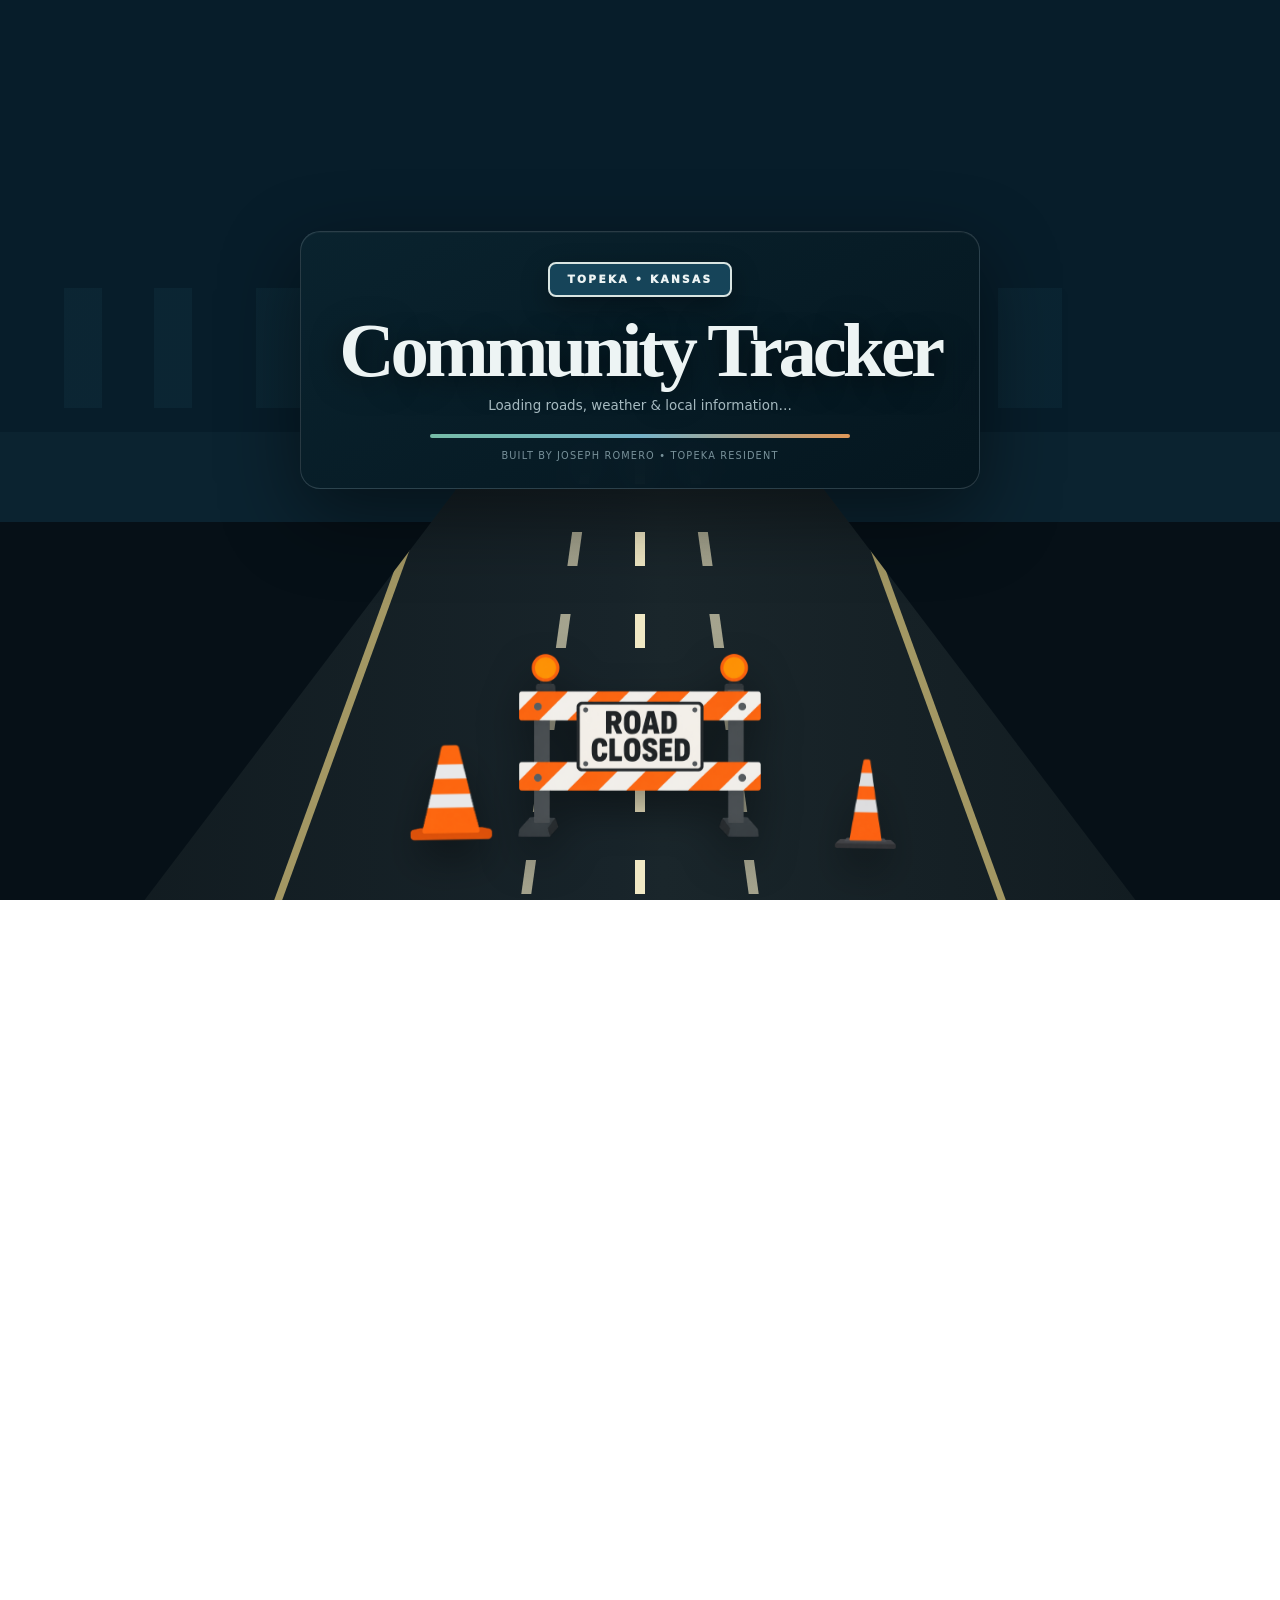
<file: index.html>
<!doctype html><html lang="en" class="home-loading"><head><meta charset="utf-8"><meta name="viewport" content="width=device-width,initial-scale=1,viewport-fit=cover"><meta name="theme-color" content="#06131b"><meta name="description" content="Topeka Community Tracker"><title>Topeka Community Tracker</title><link rel="stylesheet" href="styles.css"></head><body><div class="home-loader" id="homeLoader"><div class="loader-sky"></div><div class="road-perspective"><i class="lane l2"></i><i class="lane"></i><i class="lane l3"></i></div><div class="loader-sign"><div class="sign">TOPEKA • KANSAS</div><h1>Community Tracker</h1><p>Loading roads, weather & local information…</p><div class="loader-progress"><span></span></div><p class="loader-small">BUILT BY JOSEPH ROMERO • TOPEKA RESIDENT</p></div><div class="loader-workzone" aria-hidden="true"><img class="loader-roadclosed" src="roadclose.png" alt=""><img class="loader-cone small" src="smallcone.png" alt=""><img class="loader-cone big" src="bigcone.png" alt=""></div></div><div class="page-transition" id="pageTransition" aria-hidden="true">
  <div class="transition-copy"><b>Heading across Topeka…</b><span>Hopefully this road is smoother.</span></div>
  <div class="transition-scene">
    <div class="transition-skyline" aria-hidden="true"></div>
    <div class="transition-road">
      <div class="road-edge"></div><div class="road-dashes"></div>
      <div class="pothole" aria-hidden="true"><span></span></div>
      <div class="impact-spark" aria-hidden="true"><i></i><i></i><i></i><i></i><i></i><b></b></div>
      <div class="family-car" aria-hidden="true">
        <img class="car-frame car-happy" src="happy.png" alt="">
        <img class="car-frame car-shocked" src="shocked.png" alt="">
        <img class="car-frame car-sad" src="sadsad.png" alt="">
      </div>
    </div>
  </div>
</div><header class="topbar"><div class="wrap nav"><a class="brand" href="index.html"><span class="brand-mark">T</span><span class="brand-text"><b>Topeka Community Tracker</b><small>independent local information</small></span></a><nav class="navlinks" id="navlinks"><a class="active" href="index.html">Home</a><a class="" href="weather.html">Weather</a><a class="" href="roads.html">Roads</a><a class="" href="closures.html">Closures</a><a class="" href="fixit.html">Fix It</a><a class="" href="news.html">News</a><a class="" href="events.html">Events</a><a class="" href="report.html">Report</a><a class="" href="crime.html">Crime</a><a class="" href="about.html">About</a></nav><a class="nav-weather" href="weather.html"><span class="ico" data-icon>◌</span><span class="weather-text"><b data-temp>Loading…</b><small data-cond>Topeka weather</small></span></a><button class="menu" id="menu" aria-label="Open menu"><i></i><i></i><i></i></button></div></header><main><section class="home-hero"><div class="wrap home-layout"><div class="reveal"><div class="eyebrow">TOPEKA, KANSAS • INDEPENDENT COMMUNITY RESOURCE</div><h1>Know Topeka <em>before you go.</em></h1><p class="lede">Road construction, closures, the full seven-day forecast, pothole reporting, local news and live events — organized into separate pages so the information is easier to use on desktop or mobile.</p><div class="page-actions"><a class="btn primary" href="roads.html">Road projects</a><a class="btn" href="fixit.html">Report a pothole</a></div></div><aside class="panel hero-card reveal"><div class="hero-card-head"><span>LIVE TOPEKA SNAPSHOT</span><span>National Weather Service</span></div><div class="current-weather"><span class="bigicon" data-icon>◌</span><strong id="heroTemp">--°</strong><div><b id="heroCondition">Loading current conditions</b><span id="heroWind">Topeka, Kansas</span></div></div><div class="metrics"><div class="metric"><b>9</b><small>started & unfinished</small></div><div class="metric"><b>3</b><small>not started</small></div><div class="metric"><b>$372.6M</b><small>tracked budgets</small></div></div></aside></div></section><section class="section"><div class="wrap"><div class="section-heading reveal"><div><div class="eyebrow">EXPLORE THE TRACKER</div><h2>One topic per page.</h2></div><p>The dashboard is intentionally split up now, so you can jump directly to what matters without scrolling through one enormous homepage.</p></div><div class="dashboard-links"><a class="panel dash-link reveal" href="weather.html"><div class="icon">🌤️</div><small>LIVE NWS DATA</small><h3>Weather</h3><p>Current conditions, seven-day forecast and Shawnee County alerts.</p></a><a class="panel dash-link reveal" href="roads.html"><div class="icon">🚧</div><small>12 TRACKED PROJECTS</small><h3>Road construction</h3><p>Project status, costs, contractors, schedules and status graph.</p></a><a class="panel dash-link reveal" href="closures.html"><div class="icon">🛣️</div><small>LIVE TRAFFIC</small><h3>Road closures</h3><p>KanDrive / KDOT traffic and closure information.</p></a><a class="panel dash-link reveal" href="fixit.html"><div class="icon">🕳️</div><small>CITY REPORTING</small><h3>Fix It / Potholes</h3><p>Embedded Topeka SeeClickFix issue reporting portal.</p></a><a class="panel dash-link reveal" href="news.html"><div class="icon">📰</div><small>WIBW</small><h3>Crime & news</h3><p>Embedded WIBW crime, local and general news tabs.</p></a><a class="panel dash-link reveal" href="events.html"><div class="icon">📅</div><small>VISIT TOPEKA</small><h3>Events</h3><p>Live calendar that changes as Visit Topeka updates its listings.</p></a><a class="panel dash-link reveal" href="report.html"><div class="icon">📄</div><small>SEPTEMBER 2026</small><h3>PDF report</h3><p>Read or download the original five-page road report.</p></a><a class="panel dash-link reveal" href="about.html"><div class="icon">JR</div><small>ABOUT THE PROJECT</small><h3>Why I built this</h3><p>Joseph Romero's reason for putting the tracker together.</p></a></div></div></section><section class="section"><div class="wrap"><article class="panel about-short reveal"><div class="avatar">JR</div><div><div class="eyebrow">CREATED IN TOPEKA</div><h2>Built by Joseph Romero.</h2><p>A Topeka resident tired of popping tires on potholes and being late because of road closures. This independent site is designed to make local information easier to find in one place.</p></div></article></div></section></main><footer class="footer"><div class="wrap footer-row"><div>© 2026 Topeka Community Tracker • Created by Joseph Romero</div><div>Independent community resource • <a href="https://topeka.gov/" target="_blank">City</a> • <a href="https://www.ksdot.gov/" target="_blank">KDOT</a> • <a href="https://www.weather.gov/" target="_blank">NWS</a></div></div></footer><script src="app.js" defer></script></body></html>
</file>
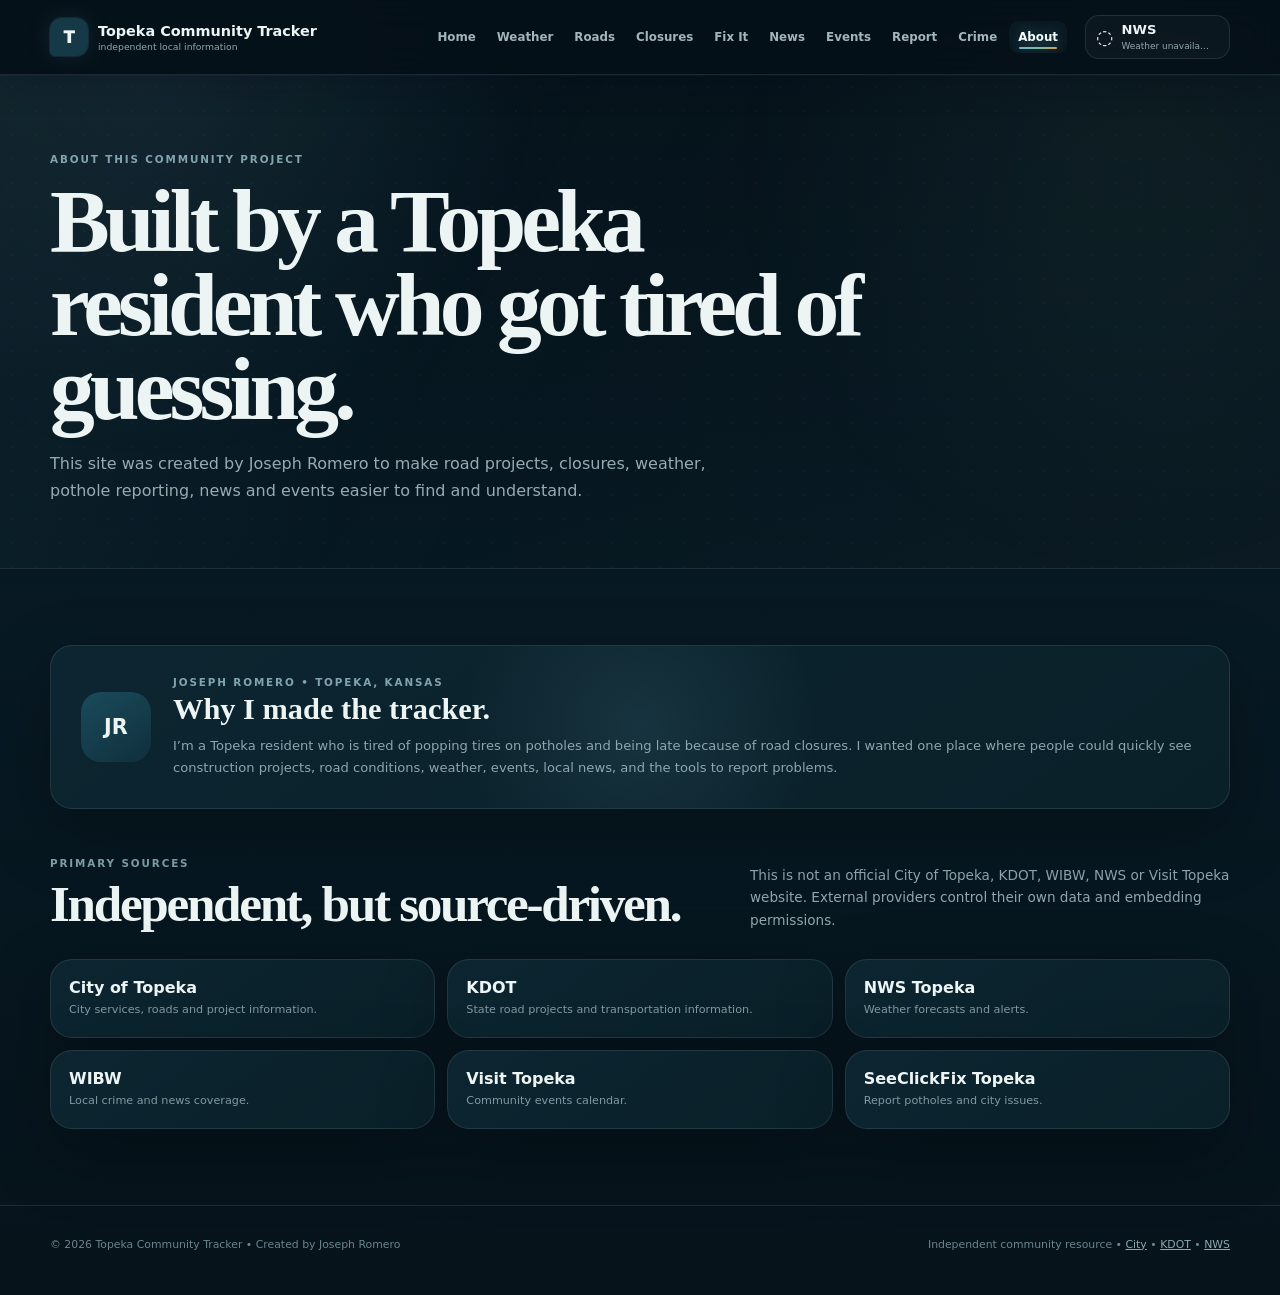
<file: about.html>
<!doctype html><html lang="en"><head><meta charset="utf-8"><meta name="viewport" content="width=device-width,initial-scale=1,viewport-fit=cover"><meta name="theme-color" content="#06131b"><meta name="description" content="Topeka Community Tracker"><title>About • Topeka Community Tracker</title><link rel="stylesheet" href="styles.css"></head><body><div class="page-transition" id="pageTransition" aria-hidden="true">
  <div class="transition-copy"><b>Heading across Topeka…</b><span>Hopefully this road is smoother.</span></div>
  <div class="transition-scene">
    <div class="transition-skyline" aria-hidden="true"></div>
    <div class="transition-road">
      <div class="road-edge"></div><div class="road-dashes"></div>
      <div class="pothole" aria-hidden="true"><span></span></div>
      <div class="impact-spark" aria-hidden="true"><i></i><i></i><i></i><i></i><i></i><b></b></div>
      <div class="family-car" aria-hidden="true">
        <img class="car-frame car-happy" src="happy.png" alt="">
        <img class="car-frame car-shocked" src="shocked.png" alt="">
        <img class="car-frame car-sad" src="sadsad.png" alt="">
      </div>
    </div>
  </div>
</div><header class="topbar"><div class="wrap nav"><a class="brand" href="index.html"><span class="brand-mark">T</span><span class="brand-text"><b>Topeka Community Tracker</b><small>independent local information</small></span></a><nav class="navlinks" id="navlinks"><a class="" href="index.html">Home</a><a class="" href="weather.html">Weather</a><a class="" href="roads.html">Roads</a><a class="" href="closures.html">Closures</a><a class="" href="fixit.html">Fix It</a><a class="" href="news.html">News</a><a class="" href="events.html">Events</a><a class="" href="report.html">Report</a><a class="" href="crime.html">Crime</a><a class="active" href="about.html">About</a></nav><a class="nav-weather" href="weather.html"><span class="ico" data-icon>◌</span><span class="weather-text"><b data-temp>Loading…</b><small data-cond>Topeka weather</small></span></a><button class="menu" id="menu" aria-label="Open menu"><i></i><i></i><i></i></button></div></header><main><section class="page-hero"><div class="wrap"><div class="eyebrow">ABOUT THIS COMMUNITY PROJECT</div><h1>Built by a Topeka resident who got tired of guessing.</h1><p>This site was created by Joseph Romero to make road projects, closures, weather, pothole reporting, news and events easier to find and understand.</p></div></section><section class="section"><div class="wrap"><article class="panel about-short reveal"><div class="avatar">JR</div><div><div class="eyebrow">JOSEPH ROMERO • TOPEKA, KANSAS</div><h2>Why I made the tracker.</h2><p>I’m a Topeka resident who is tired of popping tires on potholes and being late because of road closures. I wanted one place where people could quickly see construction projects, road conditions, weather, events, local news, and the tools to report problems.</p></div></article><div class="section-heading reveal" style="margin-top:48px"><div><div class="eyebrow">PRIMARY SOURCES</div><h2>Independent, but source-driven.</h2></div><p>This is not an official City of Topeka, KDOT, WIBW, NWS or Visit Topeka website. External providers control their own data and embedding permissions.</p></div><div class="source-grid"><a class="panel" href="https://topeka.gov/" target="_blank"><b>City of Topeka</b><span>City services, roads and project information.</span></a><a class="panel" href="https://www.ksdot.gov/" target="_blank"><b>KDOT</b><span>State road projects and transportation information.</span></a><a class="panel" href="https://www.weather.gov/top/" target="_blank"><b>NWS Topeka</b><span>Weather forecasts and alerts.</span></a><a class="panel" href="https://www.wibw.com/" target="_blank"><b>WIBW</b><span>Local crime and news coverage.</span></a><a class="panel" href="https://www.visittopeka.com/events/calendar-of-events/" target="_blank"><b>Visit Topeka</b><span>Community events calendar.</span></a><a class="panel" href="https://seeclickfix.com/web_portal/KcYwD6n2gsa9vsT2EGLr8Y1P/issues/map" target="_blank"><b>SeeClickFix Topeka</b><span>Report potholes and city issues.</span></a></div></div></section></main><footer class="footer"><div class="wrap footer-row"><div>© 2026 Topeka Community Tracker • Created by Joseph Romero</div><div>Independent community resource • <a href="https://topeka.gov/" target="_blank">City</a> • <a href="https://www.ksdot.gov/" target="_blank">KDOT</a> • <a href="https://www.weather.gov/" target="_blank">NWS</a></div></div></footer><script src="app.js" defer></script></body></html>
</file>
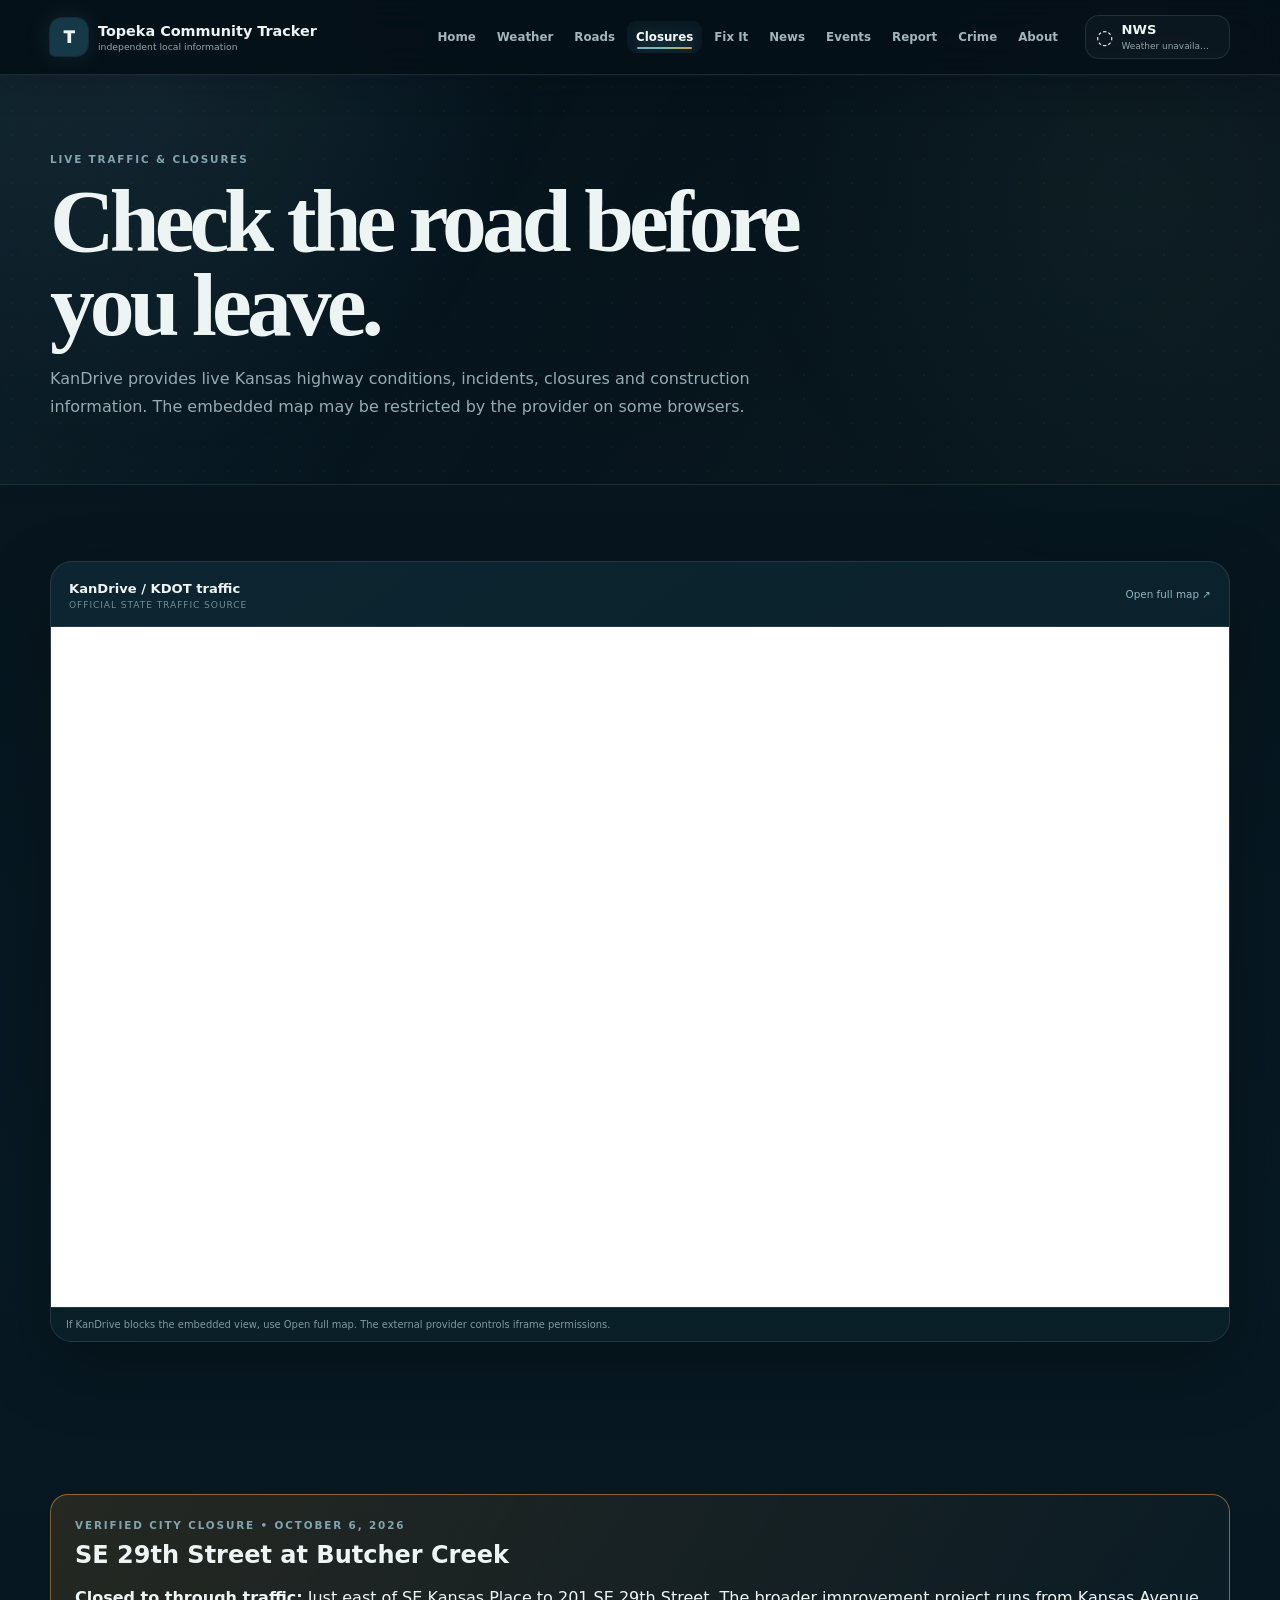
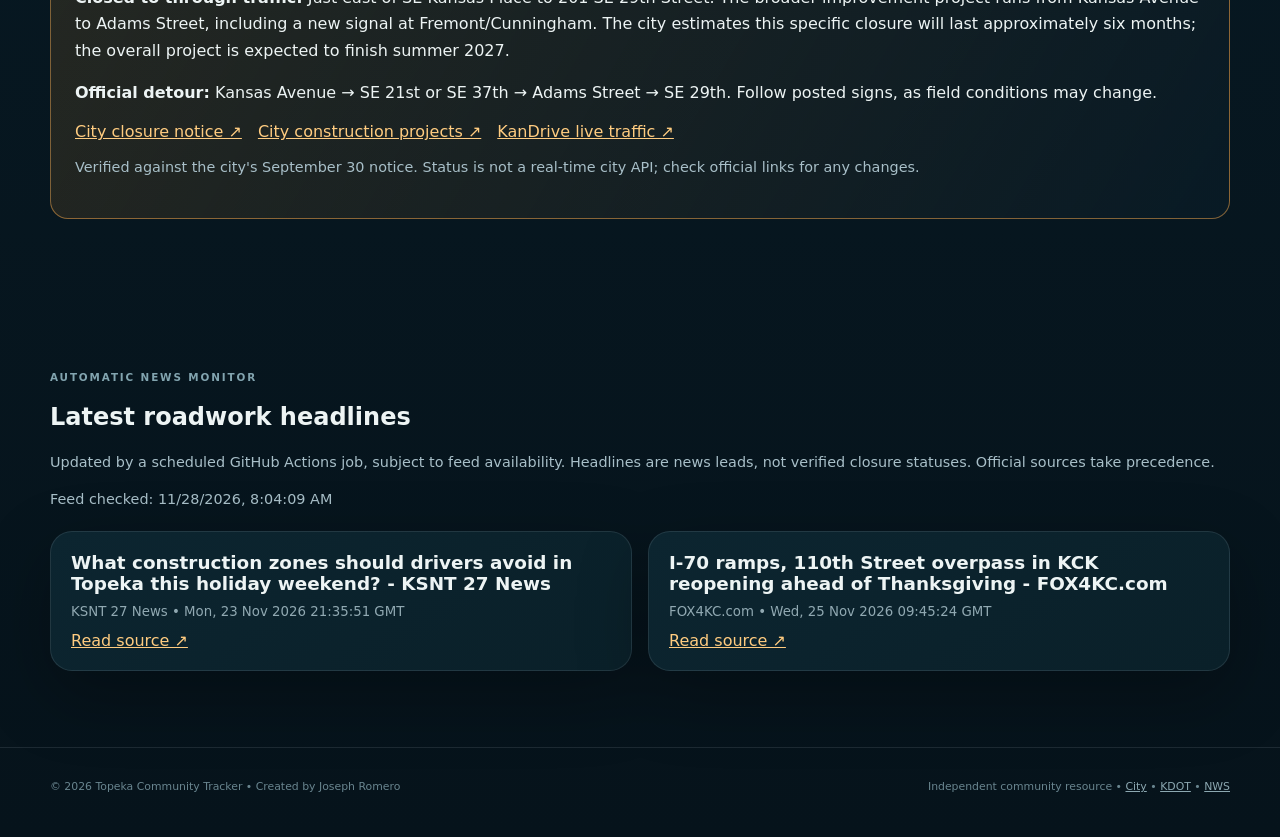
<file: closures.html>
<!doctype html><html lang="en"><head><meta charset="utf-8"><meta name="viewport" content="width=device-width,initial-scale=1,viewport-fit=cover"><meta name="theme-color" content="#06131b"><meta name="description" content="Topeka Community Tracker"><title>Road Closures • Topeka Community Tracker</title><link rel="stylesheet" href="styles.css"></head><body><div class="page-transition" id="pageTransition" aria-hidden="true">
  <div class="transition-copy"><b>Heading across Topeka…</b><span>Hopefully this road is smoother.</span></div>
  <div class="transition-scene">
    <div class="transition-skyline" aria-hidden="true"></div>
    <div class="transition-road">
      <div class="road-edge"></div><div class="road-dashes"></div>
      <div class="pothole" aria-hidden="true"><span></span></div>
      <div class="impact-spark" aria-hidden="true"><i></i><i></i><i></i><i></i><i></i><b></b></div>
      <div class="family-car" aria-hidden="true">
        <img class="car-frame car-happy" src="happy.png" alt="">
        <img class="car-frame car-shocked" src="shocked.png" alt="">
        <img class="car-frame car-sad" src="sadsad.png" alt="">
      </div>
    </div>
  </div>
</div><header class="topbar"><div class="wrap nav"><a class="brand" href="index.html"><span class="brand-mark">T</span><span class="brand-text"><b>Topeka Community Tracker</b><small>independent local information</small></span></a><nav class="navlinks" id="navlinks"><a class="" href="index.html">Home</a><a class="" href="weather.html">Weather</a><a class="" href="roads.html">Roads</a><a class="active" href="closures.html">Closures</a><a class="" href="fixit.html">Fix It</a><a class="" href="news.html">News</a><a class="" href="events.html">Events</a><a class="" href="report.html">Report</a><a class="" href="crime.html">Crime</a><a class="" href="about.html">About</a></nav><a class="nav-weather" href="weather.html"><span class="ico" data-icon>◌</span><span class="weather-text"><b data-temp>Loading…</b><small data-cond>Topeka weather</small></span></a><button class="menu" id="menu" aria-label="Open menu"><i></i><i></i><i></i></button></div></header><main><section class="page-hero"><div class="wrap"><div class="eyebrow">LIVE TRAFFIC & CLOSURES</div><h1>Check the road before you leave.</h1><p>KanDrive provides live Kansas highway conditions, incidents, closures and construction information. The embedded map may be restricted by the provider on some browsers.</p></div></section><section class="section"><div class="wrap"><article class="panel embed reveal"><div class="embed-head"><div><b>KanDrive / KDOT traffic</b><small>OFFICIAL STATE TRAFFIC SOURCE</small></div><a href="https://www.kandrive.gov/" target="_blank">Open full map ↗</a></div><div class="frame"><iframe src="https://www.kandrive.gov/" title="KanDrive traffic" loading="lazy"></iframe></div><div class="frame-note">If KanDrive blocks the embedded view, use Open full map. The external provider controls iframe permissions.</div></article></div></section><section class="section"><div class="wrap"><article class="spotlight"><div class="eyebrow">VERIFIED CITY CLOSURE • OCTOBER 6, 2026</div><h2>SE 29th Street at Butcher Creek</h2><p><strong>Closed to through traffic:</strong> Just east of SE Kansas Place to 201 SE 29th Street. The broader improvement project runs from Kansas Avenue to Adams Street, including a new signal at Fremont/Cunningham. The city estimates this specific closure will last approximately six months; the overall project is expected to finish summer 2027.</p><p><strong>Official detour:</strong> Kansas Avenue → SE 21st or SE 37th → Adams Street → SE 29th. Follow posted signs, as field conditions may change.</p><div class="source-stack"><a href="https://topeka.gov/news_detail_T11_R424.php" target="_blank" rel="noopener">City closure notice ↗</a><a href="https://topeka.gov/community/projects_plans/street_projects/index.php" target="_blank" rel="noopener">City construction projects ↗</a><a href="https://www.kandrive.gov/" target="_blank" rel="noopener">KanDrive live traffic ↗</a></div><p class="note">Verified against the city's September 30 notice. Status is not a real-time city API; check official links for any changes.</p></article></div></section><section class="section"><div class="wrap"><div class="eyebrow">AUTOMATIC NEWS MONITOR</div><h2>Latest roadwork headlines</h2><p class="note">Updated by a scheduled GitHub Actions job, subject to feed availability. Headlines are news leads, not verified closure statuses. Official sources take precedence.</p><div id="updatesStamp" class="note">Loading source check…</div><div id="communityUpdates" class="update-grid" aria-live="polite">Loading updates…</div></div></section></main><footer class="footer"><div class="wrap footer-row"><div>© 2026 Topeka Community Tracker • Created by Joseph Romero</div><div>Independent community resource • <a href="https://topeka.gov/" target="_blank">City</a> • <a href="https://www.ksdot.gov/" target="_blank">KDOT</a> • <a href="https://www.weather.gov/" target="_blank">NWS</a></div></div></footer><script src="app.js" defer></script></body></html>
</file>
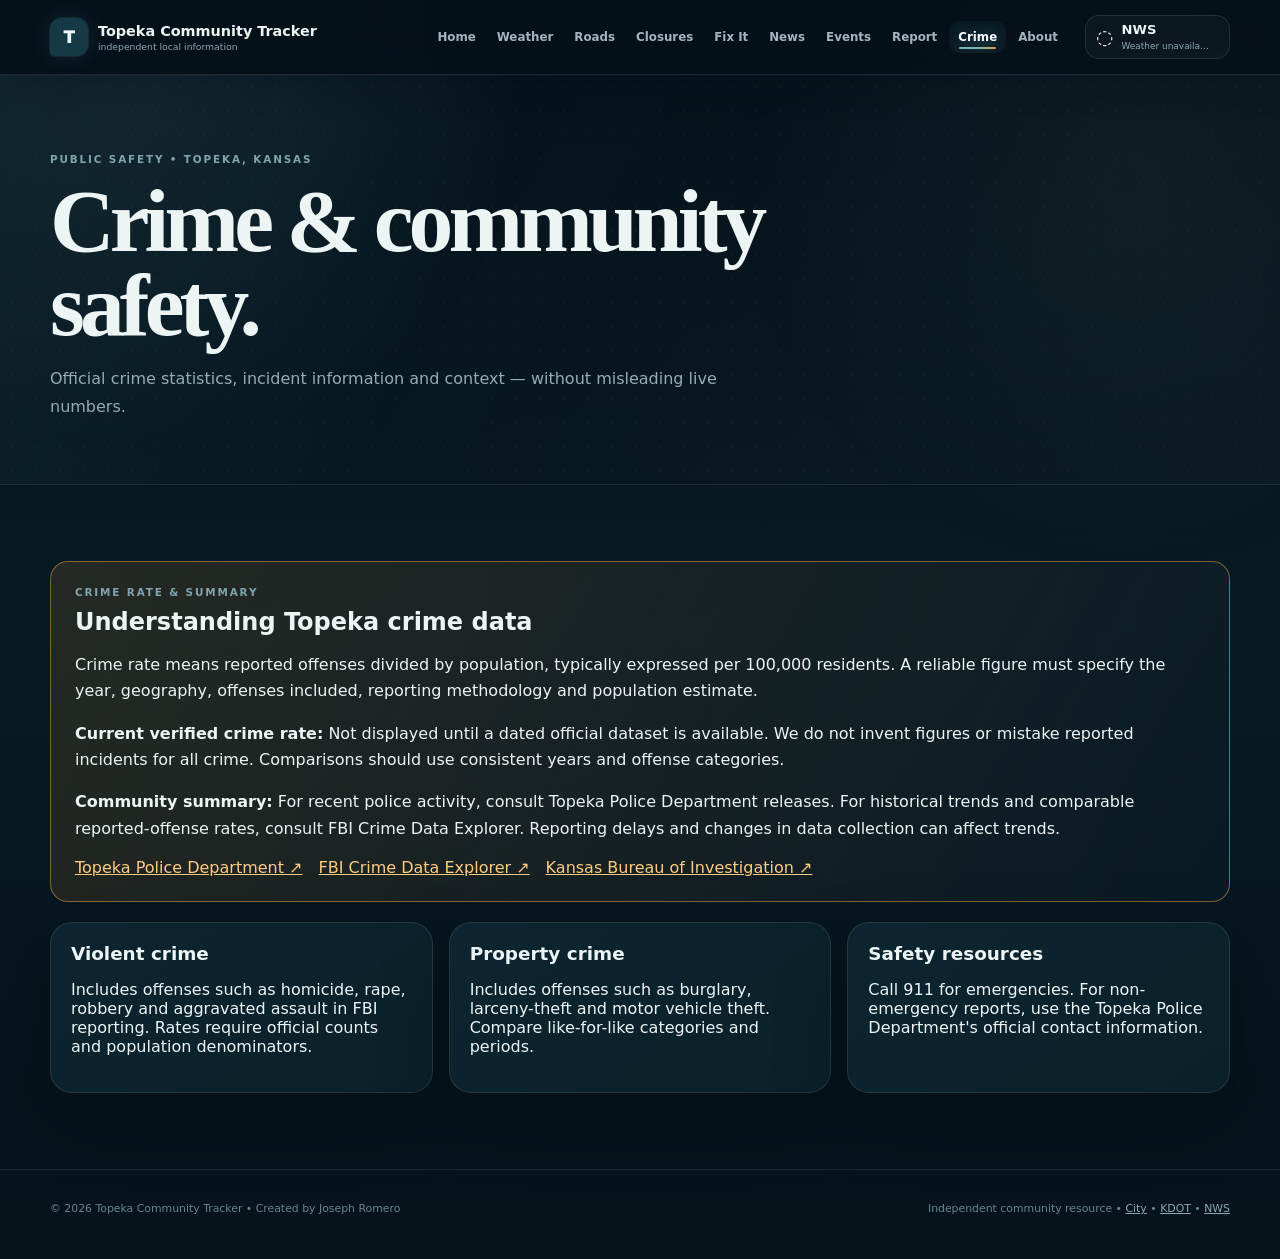
<file: crime.html>
<!doctype html><html lang="en"><head><meta charset="utf-8"><meta name="viewport" content="width=device-width,initial-scale=1,viewport-fit=cover"><meta name="theme-color" content="#06131b"><meta name="description" content="Topeka Community Tracker"><title>Crime & Public Safety • Topeka Community Tracker</title><link rel="stylesheet" href="styles.css"></head><body><div class="page-transition" id="pageTransition" aria-hidden="true">
  <div class="transition-copy"><b>Heading across Topeka…</b><span>Hopefully this road is smoother.</span></div>
  <div class="transition-scene">
    <div class="transition-skyline" aria-hidden="true"></div>
    <div class="transition-road">
      <div class="road-edge"></div><div class="road-dashes"></div>
      <div class="pothole" aria-hidden="true"><span></span></div>
      <div class="impact-spark" aria-hidden="true"><i></i><i></i><i></i><i></i><i></i><b></b></div>
      <div class="family-car" aria-hidden="true">
        <img class="car-frame car-happy" src="happy.png" alt="">
        <img class="car-frame car-shocked" src="shocked.png" alt="">
        <img class="car-frame car-sad" src="sadsad.png" alt="">
      </div>
    </div>
  </div>
</div><header class="topbar"><div class="wrap nav"><a class="brand" href="index.html"><span class="brand-mark">T</span><span class="brand-text"><b>Topeka Community Tracker</b><small>independent local information</small></span></a><nav class="navlinks" id="navlinks"><a class="" href="index.html">Home</a><a class="" href="weather.html">Weather</a><a class="" href="roads.html">Roads</a><a class="" href="closures.html">Closures</a><a class="" href="fixit.html">Fix It</a><a class="" href="news.html">News</a><a class="" href="events.html">Events</a><a class="" href="report.html">Report</a><a class="active" href="crime.html">Crime</a><a class="" href="about.html">About</a></nav><a class="nav-weather" href="weather.html"><span class="ico" data-icon>◌</span><span class="weather-text"><b data-temp>Loading…</b><small data-cond>Topeka weather</small></span></a><button class="menu" id="menu" aria-label="Open menu"><i></i><i></i><i></i></button></div></header><main><section class="page-hero"><div class="wrap"><div class="eyebrow">PUBLIC SAFETY • TOPEKA, KANSAS</div><h1>Crime & community safety.</h1><p>Official crime statistics, incident information and context — without misleading live numbers.</p></div></section><section class="section"><div class="wrap"><article class="spotlight"><div class="eyebrow">CRIME RATE & SUMMARY</div><h2>Understanding Topeka crime data</h2><p>Crime rate means reported offenses divided by population, typically expressed per 100,000 residents. A reliable figure must specify the year, geography, offenses included, reporting methodology and population estimate.</p><p><strong>Current verified crime rate:</strong> Not displayed until a dated official dataset is available. We do not invent figures or mistake reported incidents for all crime. Comparisons should use consistent years and offense categories.</p><p><strong>Community summary:</strong> For recent police activity, consult Topeka Police Department releases. For historical trends and comparable reported-offense rates, consult FBI Crime Data Explorer. Reporting delays and changes in data collection can affect trends.</p><div class="source-stack"><a href="https://www.topeka.org/tpd/" target="_blank" rel="noopener">Topeka Police Department ↗</a><a href="https://cde.ucr.cjis.gov/" target="_blank" rel="noopener">FBI Crime Data Explorer ↗</a><a href="https://www.kansas.gov/kbi/" target="_blank" rel="noopener">Kansas Bureau of Investigation ↗</a></div></article><div class="update-grid"><article class="panel update-item"><h3>Violent crime</h3><p>Includes offenses such as homicide, rape, robbery and aggravated assault in FBI reporting. Rates require official counts and population denominators.</p></article><article class="panel update-item"><h3>Property crime</h3><p>Includes offenses such as burglary, larceny-theft and motor vehicle theft. Compare like-for-like categories and periods.</p></article><article class="panel update-item"><h3>Safety resources</h3><p>Call 911 for emergencies. For non-emergency reports, use the Topeka Police Department's official contact information.</p></article></div></div></section></main><footer class="footer"><div class="wrap footer-row"><div>© 2026 Topeka Community Tracker • Created by Joseph Romero</div><div>Independent community resource • <a href="https://topeka.gov/" target="_blank">City</a> • <a href="https://www.ksdot.gov/" target="_blank">KDOT</a> • <a href="https://www.weather.gov/" target="_blank">NWS</a></div></div></footer><script src="app.js" defer></script></body></html>
</file>
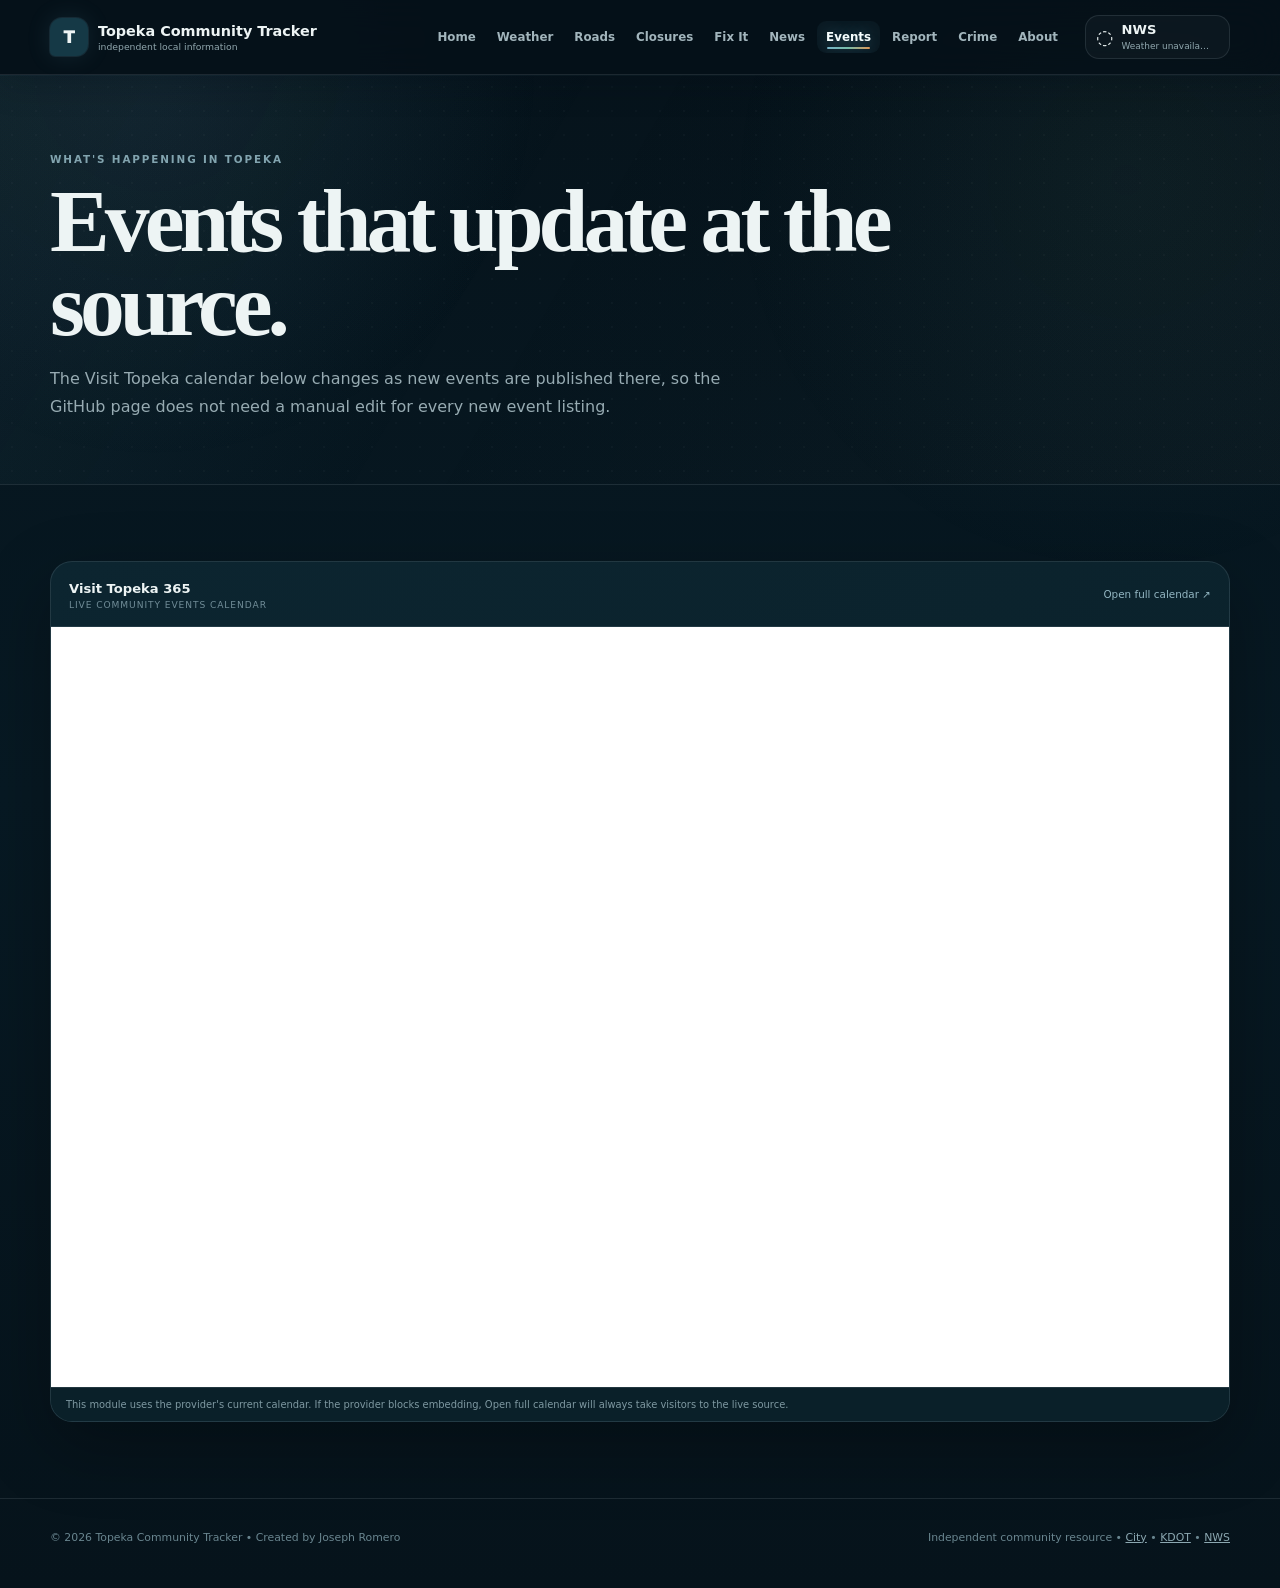
<file: events.html>
<!doctype html><html lang="en"><head><meta charset="utf-8"><meta name="viewport" content="width=device-width,initial-scale=1,viewport-fit=cover"><meta name="theme-color" content="#06131b"><meta name="description" content="Topeka Community Tracker"><title>Events • Topeka Community Tracker</title><link rel="stylesheet" href="styles.css"></head><body><div class="page-transition" id="pageTransition" aria-hidden="true">
  <div class="transition-copy"><b>Heading across Topeka…</b><span>Hopefully this road is smoother.</span></div>
  <div class="transition-scene">
    <div class="transition-skyline" aria-hidden="true"></div>
    <div class="transition-road">
      <div class="road-edge"></div><div class="road-dashes"></div>
      <div class="pothole" aria-hidden="true"><span></span></div>
      <div class="impact-spark" aria-hidden="true"><i></i><i></i><i></i><i></i><i></i><b></b></div>
      <div class="family-car" aria-hidden="true">
        <img class="car-frame car-happy" src="happy.png" alt="">
        <img class="car-frame car-shocked" src="shocked.png" alt="">
        <img class="car-frame car-sad" src="sadsad.png" alt="">
      </div>
    </div>
  </div>
</div><header class="topbar"><div class="wrap nav"><a class="brand" href="index.html"><span class="brand-mark">T</span><span class="brand-text"><b>Topeka Community Tracker</b><small>independent local information</small></span></a><nav class="navlinks" id="navlinks"><a class="" href="index.html">Home</a><a class="" href="weather.html">Weather</a><a class="" href="roads.html">Roads</a><a class="" href="closures.html">Closures</a><a class="" href="fixit.html">Fix It</a><a class="" href="news.html">News</a><a class="active" href="events.html">Events</a><a class="" href="report.html">Report</a><a class="" href="crime.html">Crime</a><a class="" href="about.html">About</a></nav><a class="nav-weather" href="weather.html"><span class="ico" data-icon>◌</span><span class="weather-text"><b data-temp>Loading…</b><small data-cond>Topeka weather</small></span></a><button class="menu" id="menu" aria-label="Open menu"><i></i><i></i><i></i></button></div></header><main><section class="page-hero"><div class="wrap"><div class="eyebrow">WHAT'S HAPPENING IN TOPEKA</div><h1>Events that update at the source.</h1><p>The Visit Topeka calendar below changes as new events are published there, so the GitHub page does not need a manual edit for every new event listing.</p></div></section><section class="section"><div class="wrap"><article class="panel embed reveal"><div class="embed-head"><div><b>Visit Topeka 365</b><small>LIVE COMMUNITY EVENTS CALENDAR</small></div><a href="https://www.visittopeka.com/events/calendar-of-events/" target="_blank">Open full calendar ↗</a></div><div class="frame" style="height:760px"><iframe src="https://www.visittopeka.com/events/calendar-of-events/" title="Visit Topeka events" loading="lazy"></iframe></div><div class="frame-note">This module uses the provider's current calendar. If the provider blocks embedding, Open full calendar will always take visitors to the live source.</div></article></div></section></main><footer class="footer"><div class="wrap footer-row"><div>© 2026 Topeka Community Tracker • Created by Joseph Romero</div><div>Independent community resource • <a href="https://topeka.gov/" target="_blank">City</a> • <a href="https://www.ksdot.gov/" target="_blank">KDOT</a> • <a href="https://www.weather.gov/" target="_blank">NWS</a></div></div></footer><script src="app.js" defer></script></body></html>
</file>
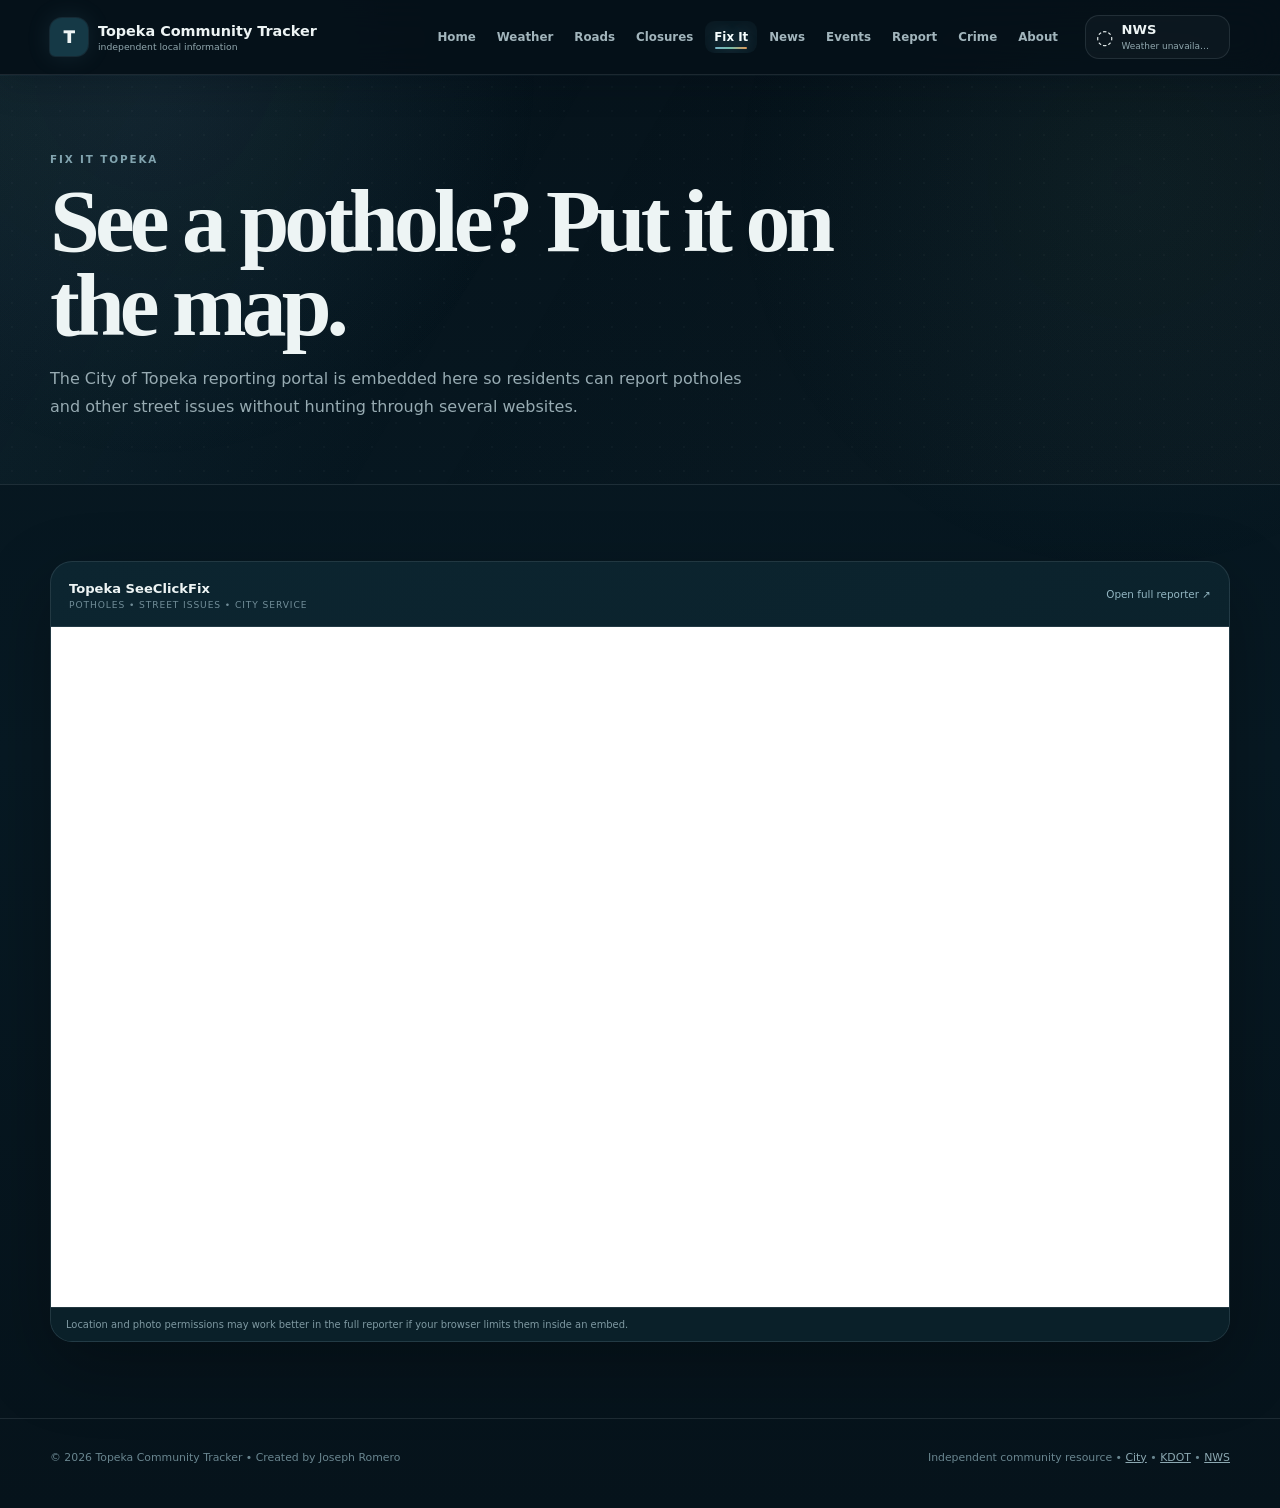
<file: fixit.html>
<!doctype html><html lang="en"><head><meta charset="utf-8"><meta name="viewport" content="width=device-width,initial-scale=1,viewport-fit=cover"><meta name="theme-color" content="#06131b"><meta name="description" content="Topeka Community Tracker"><title>Fix It / Potholes • Topeka Community Tracker</title><link rel="stylesheet" href="styles.css"></head><body><div class="page-transition" id="pageTransition" aria-hidden="true">
  <div class="transition-copy"><b>Heading across Topeka…</b><span>Hopefully this road is smoother.</span></div>
  <div class="transition-scene">
    <div class="transition-skyline" aria-hidden="true"></div>
    <div class="transition-road">
      <div class="road-edge"></div><div class="road-dashes"></div>
      <div class="pothole" aria-hidden="true"><span></span></div>
      <div class="impact-spark" aria-hidden="true"><i></i><i></i><i></i><i></i><i></i><b></b></div>
      <div class="family-car" aria-hidden="true">
        <img class="car-frame car-happy" src="happy.png" alt="">
        <img class="car-frame car-shocked" src="shocked.png" alt="">
        <img class="car-frame car-sad" src="sadsad.png" alt="">
      </div>
    </div>
  </div>
</div><header class="topbar"><div class="wrap nav"><a class="brand" href="index.html"><span class="brand-mark">T</span><span class="brand-text"><b>Topeka Community Tracker</b><small>independent local information</small></span></a><nav class="navlinks" id="navlinks"><a class="" href="index.html">Home</a><a class="" href="weather.html">Weather</a><a class="" href="roads.html">Roads</a><a class="" href="closures.html">Closures</a><a class="active" href="fixit.html">Fix It</a><a class="" href="news.html">News</a><a class="" href="events.html">Events</a><a class="" href="report.html">Report</a><a class="" href="crime.html">Crime</a><a class="" href="about.html">About</a></nav><a class="nav-weather" href="weather.html"><span class="ico" data-icon>◌</span><span class="weather-text"><b data-temp>Loading…</b><small data-cond>Topeka weather</small></span></a><button class="menu" id="menu" aria-label="Open menu"><i></i><i></i><i></i></button></div></header><main><section class="page-hero"><div class="wrap"><div class="eyebrow">FIX IT TOPEKA</div><h1>See a pothole? Put it on the map.</h1><p>The City of Topeka reporting portal is embedded here so residents can report potholes and other street issues without hunting through several websites.</p></div></section><section class="section"><div class="wrap"><article class="panel embed reveal"><div class="embed-head"><div><b>Topeka SeeClickFix</b><small>POTHOLES • STREET ISSUES • CITY SERVICE</small></div><a href="https://seeclickfix.com/web_portal/KcYwD6n2gsa9vsT2EGLr8Y1P/issues/map" target="_blank">Open full reporter ↗</a></div><div class="frame"><iframe src="https://seeclickfix.com/web_portal/KcYwD6n2gsa9vsT2EGLr8Y1P/issues/map" allow="geolocation" title="Topeka SeeClickFix" loading="lazy"></iframe></div><div class="frame-note">Location and photo permissions may work better in the full reporter if your browser limits them inside an embed.</div></article></div></section></main><footer class="footer"><div class="wrap footer-row"><div>© 2026 Topeka Community Tracker • Created by Joseph Romero</div><div>Independent community resource • <a href="https://topeka.gov/" target="_blank">City</a> • <a href="https://www.ksdot.gov/" target="_blank">KDOT</a> • <a href="https://www.weather.gov/" target="_blank">NWS</a></div></div></footer><script src="app.js" defer></script></body></html>
</file>
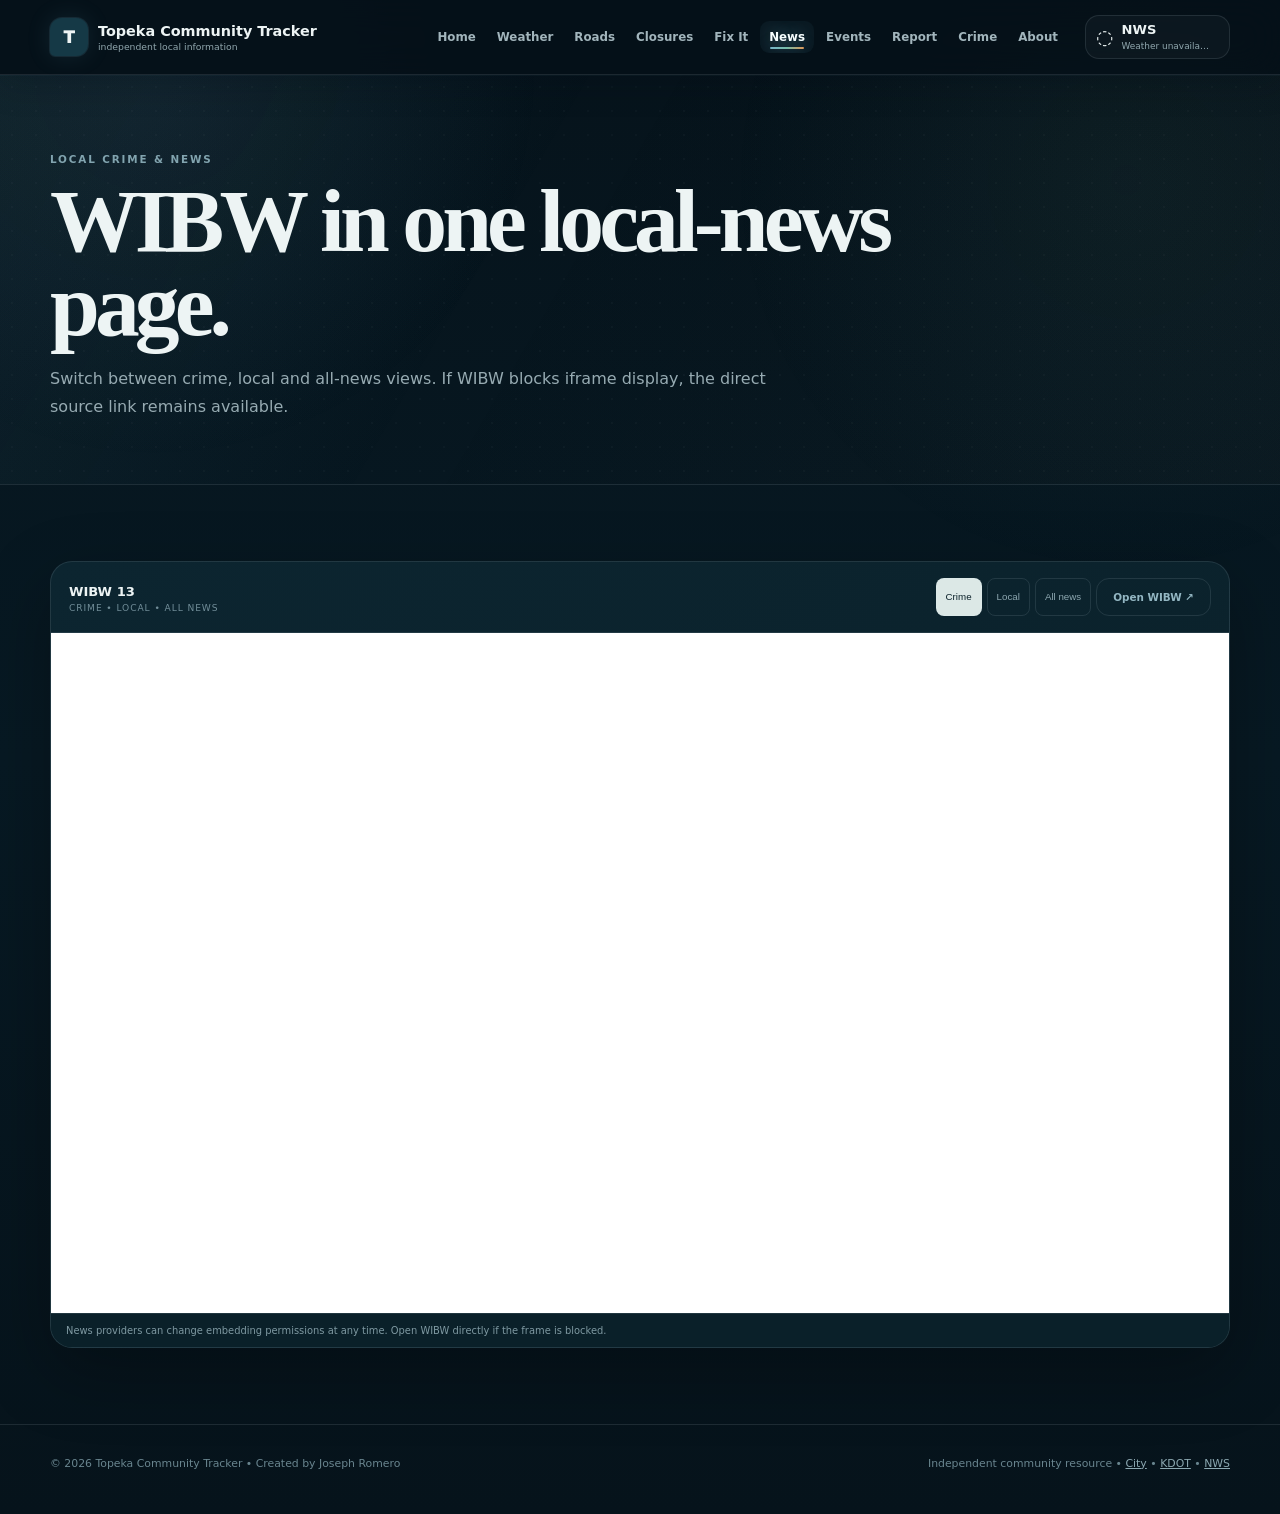
<file: news.html>
<!doctype html><html lang="en"><head><meta charset="utf-8"><meta name="viewport" content="width=device-width,initial-scale=1,viewport-fit=cover"><meta name="theme-color" content="#06131b"><meta name="description" content="Topeka Community Tracker"><title>Crime & News • Topeka Community Tracker</title><link rel="stylesheet" href="styles.css"></head><body><div class="page-transition" id="pageTransition" aria-hidden="true">
  <div class="transition-copy"><b>Heading across Topeka…</b><span>Hopefully this road is smoother.</span></div>
  <div class="transition-scene">
    <div class="transition-skyline" aria-hidden="true"></div>
    <div class="transition-road">
      <div class="road-edge"></div><div class="road-dashes"></div>
      <div class="pothole" aria-hidden="true"><span></span></div>
      <div class="impact-spark" aria-hidden="true"><i></i><i></i><i></i><i></i><i></i><b></b></div>
      <div class="family-car" aria-hidden="true">
        <img class="car-frame car-happy" src="happy.png" alt="">
        <img class="car-frame car-shocked" src="shocked.png" alt="">
        <img class="car-frame car-sad" src="sadsad.png" alt="">
      </div>
    </div>
  </div>
</div><header class="topbar"><div class="wrap nav"><a class="brand" href="index.html"><span class="brand-mark">T</span><span class="brand-text"><b>Topeka Community Tracker</b><small>independent local information</small></span></a><nav class="navlinks" id="navlinks"><a class="" href="index.html">Home</a><a class="" href="weather.html">Weather</a><a class="" href="roads.html">Roads</a><a class="" href="closures.html">Closures</a><a class="" href="fixit.html">Fix It</a><a class="active" href="news.html">News</a><a class="" href="events.html">Events</a><a class="" href="report.html">Report</a><a class="" href="crime.html">Crime</a><a class="" href="about.html">About</a></nav><a class="nav-weather" href="weather.html"><span class="ico" data-icon>◌</span><span class="weather-text"><b data-temp>Loading…</b><small data-cond>Topeka weather</small></span></a><button class="menu" id="menu" aria-label="Open menu"><i></i><i></i><i></i></button></div></header><main><section class="page-hero"><div class="wrap"><div class="eyebrow">LOCAL CRIME & NEWS</div><h1>WIBW in one local-news page.</h1><p>Switch between crime, local and all-news views. If WIBW blocks iframe display, the direct source link remains available.</p></div></section><section class="section"><div class="wrap"><article class="panel embed reveal"><div class="embed-head"><div><b>WIBW 13</b><small>CRIME • LOCAL • ALL NEWS</small></div><div class="tabs"><button class="active" data-wibw="https://www.wibw.com/news/crime/">Crime</button><button data-wibw="https://www.wibw.com/news/local/">Local</button><button data-wibw="https://www.wibw.com/news/">All news</button><a class="btn" href="https://www.wibw.com/" target="_blank">Open WIBW ↗</a></div></div><div class="frame"><iframe id="wibwFrame" src="https://www.wibw.com/news/crime/" title="WIBW news" loading="lazy"></iframe></div><div class="frame-note">News providers can change embedding permissions at any time. Open WIBW directly if the frame is blocked.</div></article></div></section></main><footer class="footer"><div class="wrap footer-row"><div>© 2026 Topeka Community Tracker • Created by Joseph Romero</div><div>Independent community resource • <a href="https://topeka.gov/" target="_blank">City</a> • <a href="https://www.ksdot.gov/" target="_blank">KDOT</a> • <a href="https://www.weather.gov/" target="_blank">NWS</a></div></div></footer><script src="app.js" defer></script></body></html>
</file>
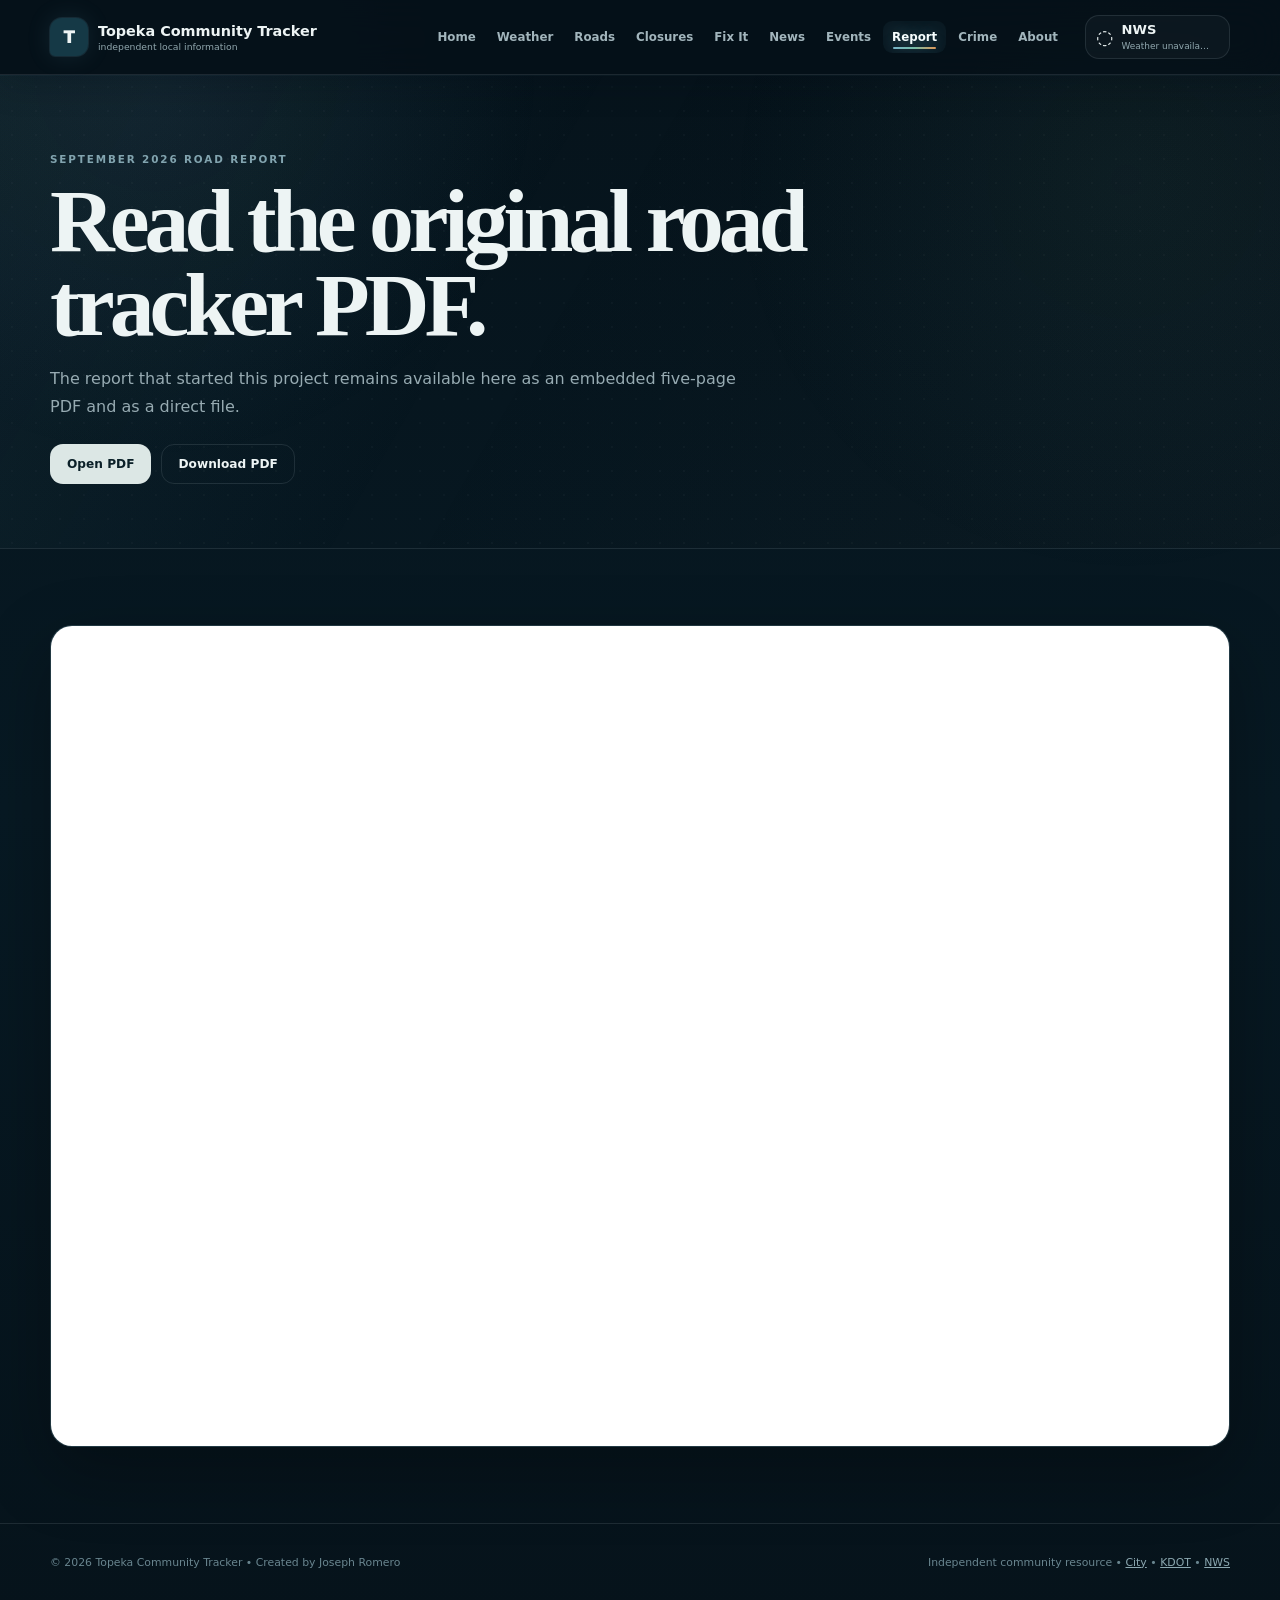
<file: report.html>
<!doctype html><html lang="en"><head><meta charset="utf-8"><meta name="viewport" content="width=device-width,initial-scale=1,viewport-fit=cover"><meta name="theme-color" content="#06131b"><meta name="description" content="Topeka Community Tracker"><title>PDF Report • Topeka Community Tracker</title><link rel="stylesheet" href="styles.css"></head><body><div class="page-transition" id="pageTransition" aria-hidden="true">
  <div class="transition-copy"><b>Heading across Topeka…</b><span>Hopefully this road is smoother.</span></div>
  <div class="transition-scene">
    <div class="transition-skyline" aria-hidden="true"></div>
    <div class="transition-road">
      <div class="road-edge"></div><div class="road-dashes"></div>
      <div class="pothole" aria-hidden="true"><span></span></div>
      <div class="impact-spark" aria-hidden="true"><i></i><i></i><i></i><i></i><i></i><b></b></div>
      <div class="family-car" aria-hidden="true">
        <img class="car-frame car-happy" src="happy.png" alt="">
        <img class="car-frame car-shocked" src="shocked.png" alt="">
        <img class="car-frame car-sad" src="sadsad.png" alt="">
      </div>
    </div>
  </div>
</div><header class="topbar"><div class="wrap nav"><a class="brand" href="index.html"><span class="brand-mark">T</span><span class="brand-text"><b>Topeka Community Tracker</b><small>independent local information</small></span></a><nav class="navlinks" id="navlinks"><a class="" href="index.html">Home</a><a class="" href="weather.html">Weather</a><a class="" href="roads.html">Roads</a><a class="" href="closures.html">Closures</a><a class="" href="fixit.html">Fix It</a><a class="" href="news.html">News</a><a class="" href="events.html">Events</a><a class="active" href="report.html">Report</a><a class="" href="crime.html">Crime</a><a class="" href="about.html">About</a></nav><a class="nav-weather" href="weather.html"><span class="ico" data-icon>◌</span><span class="weather-text"><b data-temp>Loading…</b><small data-cond>Topeka weather</small></span></a><button class="menu" id="menu" aria-label="Open menu"><i></i><i></i><i></i></button></div></header><main><section class="page-hero"><div class="wrap"><div class="eyebrow">SEPTEMBER 2026 ROAD REPORT</div><h1>Read the original road tracker PDF.</h1><p>The report that started this project remains available here as an embedded five-page PDF and as a direct file.</p><div class="page-actions"><a class="btn primary" href="Topeka_Road_Construction_Tracker_September_2026.pdf" target="_blank">Open PDF</a><a class="btn" href="Topeka_Road_Construction_Tracker_September_2026.pdf" download>Download PDF</a></div></div></section><section class="section"><div class="wrap"><article class="panel embed reveal"><div class="frame" style="height:820px"><iframe src="Topeka_Road_Construction_Tracker_September_2026.pdf#view=FitH" title="Road construction PDF"></iframe></div></article></div></section></main><footer class="footer"><div class="wrap footer-row"><div>© 2026 Topeka Community Tracker • Created by Joseph Romero</div><div>Independent community resource • <a href="https://topeka.gov/" target="_blank">City</a> • <a href="https://www.ksdot.gov/" target="_blank">KDOT</a> • <a href="https://www.weather.gov/" target="_blank">NWS</a></div></div></footer><script src="app.js" defer></script></body></html>
</file>
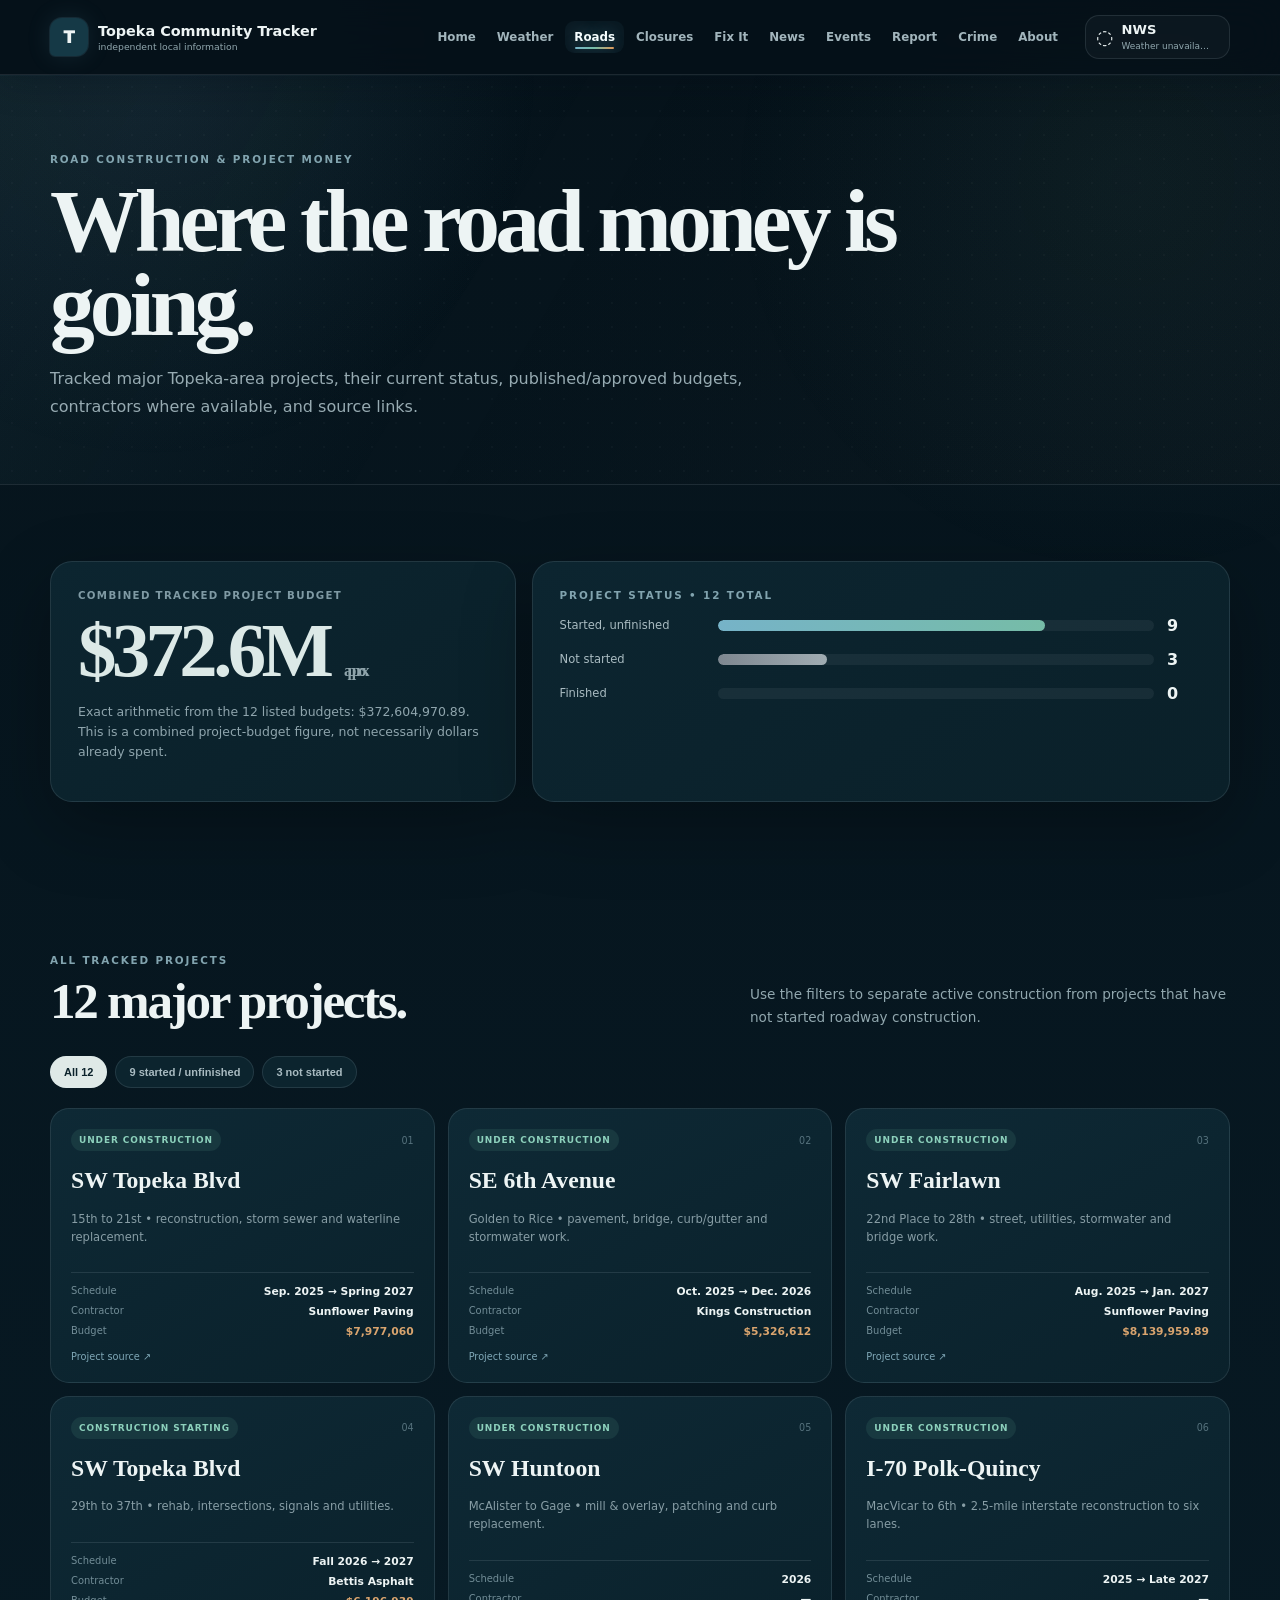
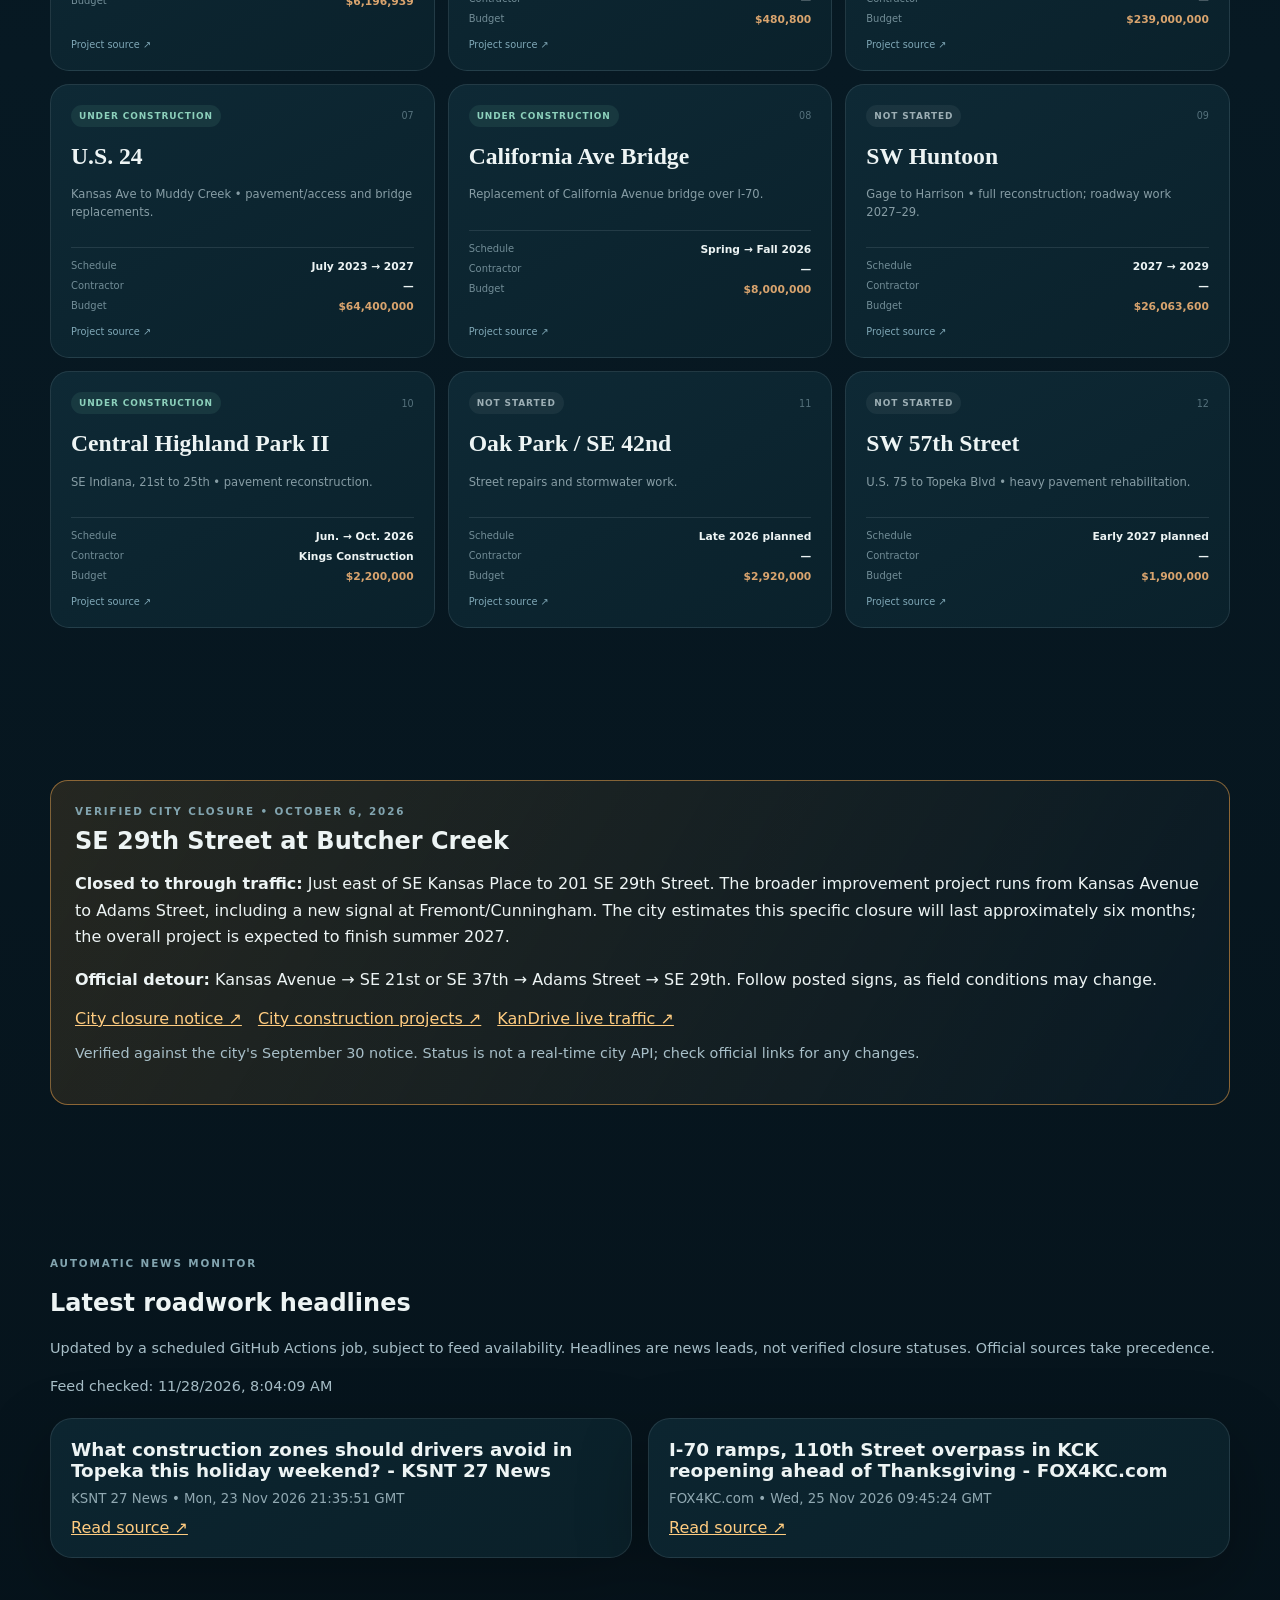
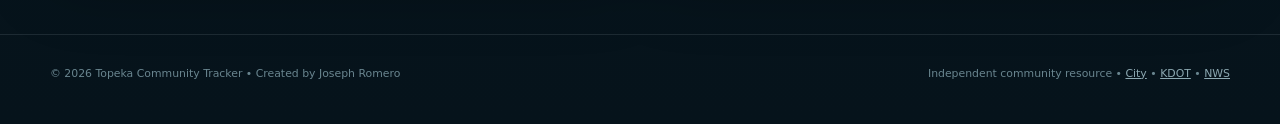
<file: roads.html>
<!doctype html><html lang="en"><head><meta charset="utf-8"><meta name="viewport" content="width=device-width,initial-scale=1,viewport-fit=cover"><meta name="theme-color" content="#06131b"><meta name="description" content="Topeka Community Tracker"><title>Road Construction • Topeka Community Tracker</title><link rel="stylesheet" href="styles.css"></head><body><div class="page-transition" id="pageTransition" aria-hidden="true">
  <div class="transition-copy"><b>Heading across Topeka…</b><span>Hopefully this road is smoother.</span></div>
  <div class="transition-scene">
    <div class="transition-skyline" aria-hidden="true"></div>
    <div class="transition-road">
      <div class="road-edge"></div><div class="road-dashes"></div>
      <div class="pothole" aria-hidden="true"><span></span></div>
      <div class="impact-spark" aria-hidden="true"><i></i><i></i><i></i><i></i><i></i><b></b></div>
      <div class="family-car" aria-hidden="true">
        <img class="car-frame car-happy" src="happy.png" alt="">
        <img class="car-frame car-shocked" src="shocked.png" alt="">
        <img class="car-frame car-sad" src="sadsad.png" alt="">
      </div>
    </div>
  </div>
</div><header class="topbar"><div class="wrap nav"><a class="brand" href="index.html"><span class="brand-mark">T</span><span class="brand-text"><b>Topeka Community Tracker</b><small>independent local information</small></span></a><nav class="navlinks" id="navlinks"><a class="" href="index.html">Home</a><a class="" href="weather.html">Weather</a><a class="active" href="roads.html">Roads</a><a class="" href="closures.html">Closures</a><a class="" href="fixit.html">Fix It</a><a class="" href="news.html">News</a><a class="" href="events.html">Events</a><a class="" href="report.html">Report</a><a class="" href="crime.html">Crime</a><a class="" href="about.html">About</a></nav><a class="nav-weather" href="weather.html"><span class="ico" data-icon>◌</span><span class="weather-text"><b data-temp>Loading…</b><small data-cond>Topeka weather</small></span></a><button class="menu" id="menu" aria-label="Open menu"><i></i><i></i><i></i></button></div></header><main><section class="page-hero"><div class="wrap"><div class="eyebrow">ROAD CONSTRUCTION & PROJECT MONEY</div><h1>Where the road money is going.</h1><p>Tracked major Topeka-area projects, their current status, published/approved budgets, contractors where available, and source links.</p></div></section><section class="section"><div class="wrap"><div class="cost-layout"><article class="panel cost-card reveal"><div class="total-label">COMBINED TRACKED PROJECT BUDGET</div><div class="total-cost">$372.6M <small>approx.</small></div><p>Exact arithmetic from the 12 listed budgets: $372,604,970.89. This is a combined project-budget figure, not necessarily dollars already spent.</p></article><article class="panel chart reveal"><div class="eyebrow">PROJECT STATUS • 12 TOTAL</div><div class="bar-row"><label>Started, unfinished</label><div class="bar-track"><div class="bar-fill" style="--w:75%"></div></div><strong>9</strong></div><div class="bar-row notstarted"><label>Not started</label><div class="bar-track"><div class="bar-fill" style="--w:25%"></div></div><strong>3</strong></div><div class="bar-row finished"><label>Finished</label><div class="bar-track"><div class="bar-fill" style="--w:0%"></div></div><strong>0</strong></div></article></div></div></section><section class="section"><div class="wrap"><div class="section-heading reveal"><div><div class="eyebrow">ALL TRACKED PROJECTS</div><h2>12 major projects.</h2></div><p>Use the filters to separate active construction from projects that have not started roadway construction.</p></div><div class="filter-row"><button class="filter active" data-filter="all">All 12</button><button class="filter" data-filter="active">9 started / unfinished</button><button class="filter" data-filter="planning">3 not started</button></div><div class="project-grid"><article class="project reveal" data-status="active"><div class="project-top"><span class="status active">Under construction</span><span class="project-num">01</span></div><h3>SW Topeka Blvd</h3><p>15th to 21st • reconstruction, storm sewer and waterline replacement.</p><dl><div><dt>Schedule</dt><dd>Sep. 2025 → Spring 2027</dd></div><div><dt>Contractor</dt><dd>Sunflower Paving</dd></div><div><dt>Budget</dt><dd class="cost">$7,977,060</dd></div></dl><a class="source-link" href="https://topeka.gov/community/projects_plans/street_projects/index.php" target="_blank" rel="noopener">Project source ↗</a></article><article class="project reveal" data-status="active"><div class="project-top"><span class="status active">Under construction</span><span class="project-num">02</span></div><h3>SE 6th Avenue</h3><p>Golden to Rice • pavement, bridge, curb/gutter and stormwater work.</p><dl><div><dt>Schedule</dt><dd>Oct. 2025 → Dec. 2026</dd></div><div><dt>Contractor</dt><dd>Kings Construction</dd></div><div><dt>Budget</dt><dd class="cost">$5,326,612</dd></div></dl><a class="source-link" href="https://topeka.gov/community/projects_plans/street_projects/index.php" target="_blank" rel="noopener">Project source ↗</a></article><article class="project reveal" data-status="active"><div class="project-top"><span class="status active">Under construction</span><span class="project-num">03</span></div><h3>SW Fairlawn</h3><p>22nd Place to 28th • street, utilities, stormwater and bridge work.</p><dl><div><dt>Schedule</dt><dd>Aug. 2025 → Jan. 2027</dd></div><div><dt>Contractor</dt><dd>Sunflower Paving</dd></div><div><dt>Budget</dt><dd class="cost">$8,139,959.89</dd></div></dl><a class="source-link" href="https://topeka.gov/community/projects_plans/street_projects/index.php" target="_blank" rel="noopener">Project source ↗</a></article><article class="project reveal" data-status="active"><div class="project-top"><span class="status active">Construction starting</span><span class="project-num">04</span></div><h3>SW Topeka Blvd</h3><p>29th to 37th • rehab, intersections, signals and utilities.</p><dl><div><dt>Schedule</dt><dd>Fall 2026 → 2027</dd></div><div><dt>Contractor</dt><dd>Bettis Asphalt</dd></div><div><dt>Budget</dt><dd class="cost">$6,196,939</dd></div></dl><a class="source-link" href="https://topeka.gov/community/projects_plans/street_projects/index.php" target="_blank" rel="noopener">Project source ↗</a></article><article class="project reveal" data-status="active"><div class="project-top"><span class="status active">Under construction</span><span class="project-num">05</span></div><h3>SW Huntoon</h3><p>McAlister to Gage • mill & overlay, patching and curb replacement.</p><dl><div><dt>Schedule</dt><dd>2026</dd></div><div><dt>Contractor</dt><dd>—</dd></div><div><dt>Budget</dt><dd class="cost">$480,800</dd></div></dl><a class="source-link" href="https://files.topeka.gov/community/resolutions/2026/Resolution09762.pdf" target="_blank" rel="noopener">Project source ↗</a></article><article class="project reveal" data-status="active"><div class="project-top"><span class="status active">Under construction</span><span class="project-num">06</span></div><h3>I-70 Polk-Quincy</h3><p>MacVicar to 6th • 2.5-mile interstate reconstruction to six lanes.</p><dl><div><dt>Schedule</dt><dd>2025 → Late 2027</dd></div><div><dt>Contractor</dt><dd>—</dd></div><div><dt>Budget</dt><dd class="cost">$239,000,000</dd></div></dl><a class="source-link" href="https://www.ksdot.gov/projects/northeast-kansas-projects/i-70-polk-quincy-viaduct" target="_blank" rel="noopener">Project source ↗</a></article><article class="project reveal" data-status="active"><div class="project-top"><span class="status active">Under construction</span><span class="project-num">07</span></div><h3>U.S. 24</h3><p>Kansas Ave to Muddy Creek • pavement/access and bridge replacements.</p><dl><div><dt>Schedule</dt><dd>July 2023 → 2027</dd></div><div><dt>Contractor</dt><dd>—</dd></div><div><dt>Budget</dt><dd class="cost">$64,400,000</dd></div></dl><a class="source-link" href="https://www.ksdot.gov/projects/northeast-kansas-projects/u-s-24-improvements-kansas-avenue-to-muddy-creek" target="_blank" rel="noopener">Project source ↗</a></article><article class="project reveal" data-status="active"><div class="project-top"><span class="status active">Under construction</span><span class="project-num">08</span></div><h3>California Ave Bridge</h3><p>Replacement of California Avenue bridge over I-70.</p><dl><div><dt>Schedule</dt><dd>Spring → Fall 2026</dd></div><div><dt>Contractor</dt><dd>—</dd></div><div><dt>Budget</dt><dd class="cost">$8,000,000</dd></div></dl><a class="source-link" href="https://www.ksdot.gov/projects/northeast-kansas-projects/california-avenue-over-i-70-bridge-replacement" target="_blank" rel="noopener">Project source ↗</a></article><article class="project reveal" data-status="planning"><div class="project-top"><span class="status planning">Not started</span><span class="project-num">09</span></div><h3>SW Huntoon</h3><p>Gage to Harrison • full reconstruction; roadway work 2027–29.</p><dl><div><dt>Schedule</dt><dd>2027 → 2029</dd></div><div><dt>Contractor</dt><dd>—</dd></div><div><dt>Budget</dt><dd class="cost">$26,063,600</dd></div></dl><a class="source-link" href="https://granicus_production_attachments.s3.amazonaws.com/topeka/7be9be13cdaf45c2f2f2e01275b0ece20.html" target="_blank" rel="noopener">Project source ↗</a></article><article class="project reveal" data-status="active"><div class="project-top"><span class="status active">Under construction</span><span class="project-num">10</span></div><h3>Central Highland Park II</h3><p>SE Indiana, 21st to 25th • pavement reconstruction.</p><dl><div><dt>Schedule</dt><dd>Jun. → Oct. 2026</dd></div><div><dt>Contractor</dt><dd>Kings Construction</dd></div><div><dt>Budget</dt><dd class="cost">$2,200,000</dd></div></dl><a class="source-link" href="https://topeka.gov/community/projects_plans/street_projects/index.php" target="_blank" rel="noopener">Project source ↗</a></article><article class="project reveal" data-status="planning"><div class="project-top"><span class="status planning">Not started</span><span class="project-num">11</span></div><h3>Oak Park / SE 42nd</h3><p>Street repairs and stormwater work.</p><dl><div><dt>Schedule</dt><dd>Late 2026 planned</dd></div><div><dt>Contractor</dt><dd>—</dd></div><div><dt>Budget</dt><dd class="cost">$2,920,000</dd></div></dl><a class="source-link" href="https://topeka.gov/community/projects_plans/street_projects/index.php" target="_blank" rel="noopener">Project source ↗</a></article><article class="project reveal" data-status="planning"><div class="project-top"><span class="status planning">Not started</span><span class="project-num">12</span></div><h3>SW 57th Street</h3><p>U.S. 75 to Topeka Blvd • heavy pavement rehabilitation.</p><dl><div><dt>Schedule</dt><dd>Early 2027 planned</dd></div><div><dt>Contractor</dt><dd>—</dd></div><div><dt>Budget</dt><dd class="cost">$1,900,000</dd></div></dl><a class="source-link" href="https://topeka.gov/community/projects_plans/street_projects/index.php" target="_blank" rel="noopener">Project source ↗</a></article></div></div></section><section class="section"><div class="wrap"><article class="spotlight"><div class="eyebrow">VERIFIED CITY CLOSURE • OCTOBER 6, 2026</div><h2>SE 29th Street at Butcher Creek</h2><p><strong>Closed to through traffic:</strong> Just east of SE Kansas Place to 201 SE 29th Street. The broader improvement project runs from Kansas Avenue to Adams Street, including a new signal at Fremont/Cunningham. The city estimates this specific closure will last approximately six months; the overall project is expected to finish summer 2027.</p><p><strong>Official detour:</strong> Kansas Avenue → SE 21st or SE 37th → Adams Street → SE 29th. Follow posted signs, as field conditions may change.</p><div class="source-stack"><a href="https://topeka.gov/news_detail_T11_R424.php" target="_blank" rel="noopener">City closure notice ↗</a><a href="https://topeka.gov/community/projects_plans/street_projects/index.php" target="_blank" rel="noopener">City construction projects ↗</a><a href="https://www.kandrive.gov/" target="_blank" rel="noopener">KanDrive live traffic ↗</a></div><p class="note">Verified against the city's September 30 notice. Status is not a real-time city API; check official links for any changes.</p></article></div></section><section class="section"><div class="wrap"><div class="eyebrow">AUTOMATIC NEWS MONITOR</div><h2>Latest roadwork headlines</h2><p class="note">Updated by a scheduled GitHub Actions job, subject to feed availability. Headlines are news leads, not verified closure statuses. Official sources take precedence.</p><div id="updatesStamp" class="note">Loading source check…</div><div id="communityUpdates" class="update-grid" aria-live="polite">Loading updates…</div></div></section></main><footer class="footer"><div class="wrap footer-row"><div>© 2026 Topeka Community Tracker • Created by Joseph Romero</div><div>Independent community resource • <a href="https://topeka.gov/" target="_blank">City</a> • <a href="https://www.ksdot.gov/" target="_blank">KDOT</a> • <a href="https://www.weather.gov/" target="_blank">NWS</a></div></div></footer><script src="app.js" defer></script></body></html>
</file>
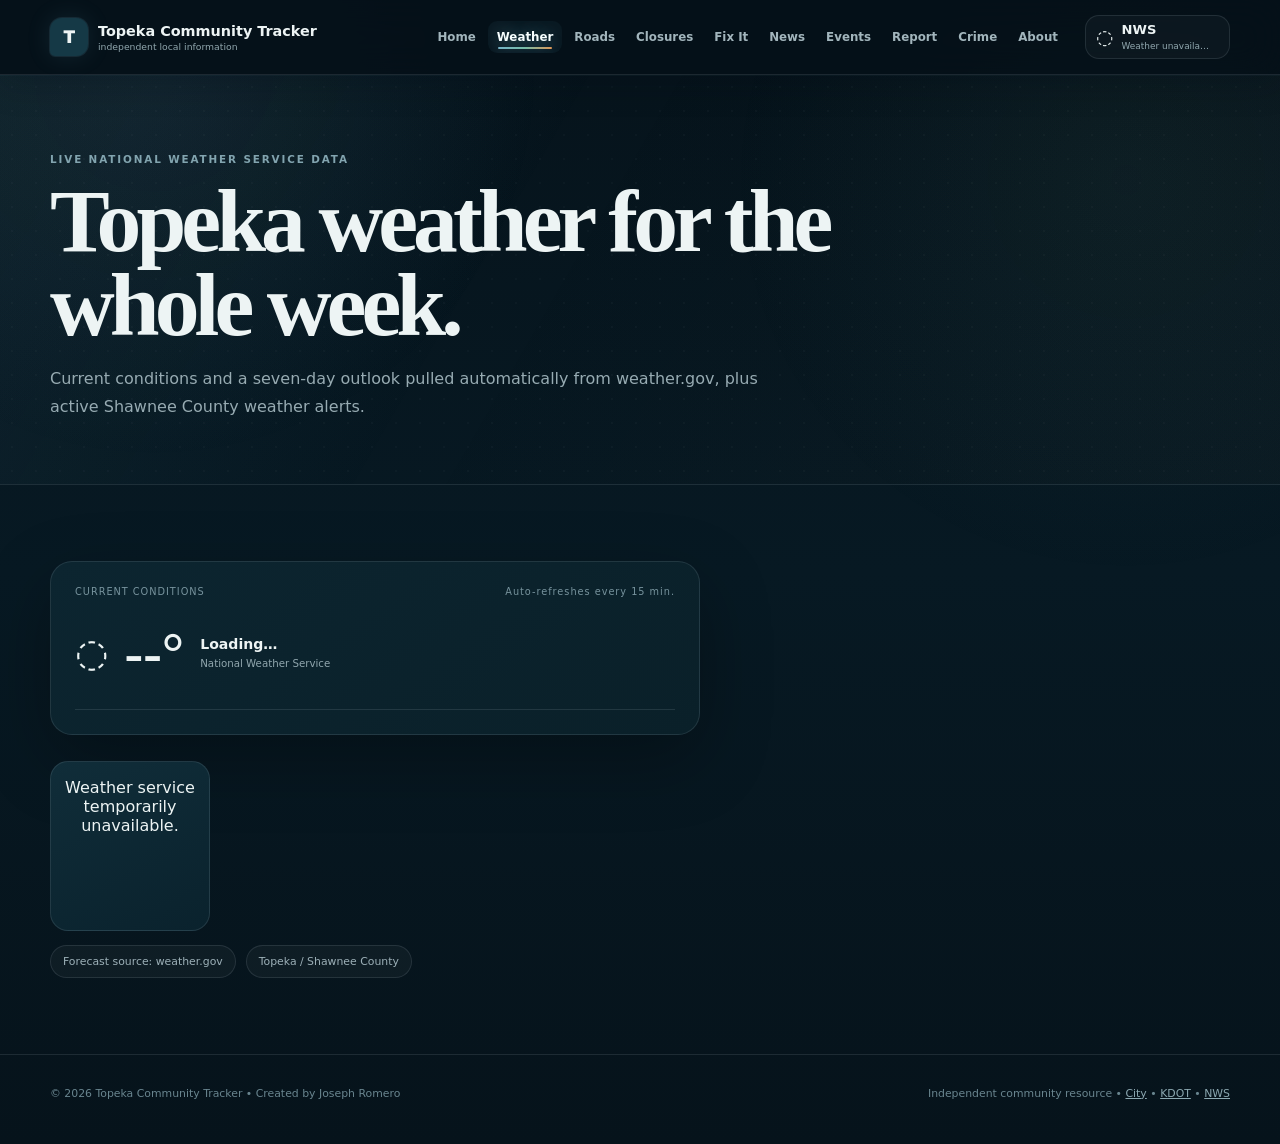
<file: weather.html>
<!doctype html><html lang="en"><head><meta charset="utf-8"><meta name="viewport" content="width=device-width,initial-scale=1,viewport-fit=cover"><meta name="theme-color" content="#06131b"><meta name="description" content="Topeka Community Tracker"><title>Weather • Topeka Community Tracker</title><link rel="stylesheet" href="styles.css"></head><body><div class="page-transition" id="pageTransition" aria-hidden="true">
  <div class="transition-copy"><b>Heading across Topeka…</b><span>Hopefully this road is smoother.</span></div>
  <div class="transition-scene">
    <div class="transition-skyline" aria-hidden="true"></div>
    <div class="transition-road">
      <div class="road-edge"></div><div class="road-dashes"></div>
      <div class="pothole" aria-hidden="true"><span></span></div>
      <div class="impact-spark" aria-hidden="true"><i></i><i></i><i></i><i></i><i></i><b></b></div>
      <div class="family-car" aria-hidden="true">
        <img class="car-frame car-happy" src="happy.png" alt="">
        <img class="car-frame car-shocked" src="shocked.png" alt="">
        <img class="car-frame car-sad" src="sadsad.png" alt="">
      </div>
    </div>
  </div>
</div><header class="topbar"><div class="wrap nav"><a class="brand" href="index.html"><span class="brand-mark">T</span><span class="brand-text"><b>Topeka Community Tracker</b><small>independent local information</small></span></a><nav class="navlinks" id="navlinks"><a class="" href="index.html">Home</a><a class="active" href="weather.html">Weather</a><a class="" href="roads.html">Roads</a><a class="" href="closures.html">Closures</a><a class="" href="fixit.html">Fix It</a><a class="" href="news.html">News</a><a class="" href="events.html">Events</a><a class="" href="report.html">Report</a><a class="" href="crime.html">Crime</a><a class="" href="about.html">About</a></nav><a class="nav-weather" href="weather.html"><span class="ico" data-icon>◌</span><span class="weather-text"><b data-temp>Loading…</b><small data-cond>Topeka weather</small></span></a><button class="menu" id="menu" aria-label="Open menu"><i></i><i></i><i></i></button></div></header><main><section class="page-hero"><div class="wrap"><div class="eyebrow">LIVE NATIONAL WEATHER SERVICE DATA</div><h1>Topeka weather for the whole week.</h1><p>Current conditions and a seven-day outlook pulled automatically from weather.gov, plus active Shawnee County weather alerts.</p></div></section><section class="section"><div class="wrap"><div class="panel hero-card reveal" style="max-width:650px;margin-bottom:26px"><div class="hero-card-head"><span>CURRENT CONDITIONS</span><span>Auto-refreshes every 15 min.</span></div><div class="current-weather"><span class="bigicon" data-icon>◌</span><strong id="heroTemp">--°</strong><div><b id="heroCondition">Loading…</b><span id="heroWind">National Weather Service</span></div></div></div><div class="week-grid reveal" id="weekGrid"><div class="day-card">Loading forecast…</div></div><div class="weather-status" id="weatherStatus"><span class="status-chip">Forecast source: weather.gov</span><span class="status-chip">Topeka / Shawnee County</span></div></div></section></main><footer class="footer"><div class="wrap footer-row"><div>© 2026 Topeka Community Tracker • Created by Joseph Romero</div><div>Independent community resource • <a href="https://topeka.gov/" target="_blank">City</a> • <a href="https://www.ksdot.gov/" target="_blank">KDOT</a> • <a href="https://www.weather.gov/" target="_blank">NWS</a></div></div></footer><script src="app.js" defer></script></body></html>
</file>
<file: styles.css>
:root{--bg:#06131b;--bg2:#081b24;--panel:#0c2530;--panel2:#102f3b;--panel3:#143946;--text:#edf4f4;--muted:#91a7ae;--line:rgba(220,237,239,.11);--sage:#76bca7;--sky:#76b3c8;--amber:#df9758;--red:#df6b69;--cream:#dce7e5;--shadow:0 24px 70px rgba(0,0,0,.28);--radius:22px;--wrap:min(1180px,calc(100% - 34px))}
*{box-sizing:border-box}html{scroll-behavior:smooth}body{margin:0;background:linear-gradient(180deg,var(--bg),#071923 50%,var(--bg));color:var(--text);font-family:Inter,ui-sans-serif,system-ui,-apple-system,"Segoe UI",sans-serif;-webkit-font-smoothing:antialiased;min-height:100vh}body:before{content:"";position:fixed;inset:0;pointer-events:none;background:radial-gradient(circle at 12% 8%,rgba(118,179,200,.07),transparent 28%),radial-gradient(circle at 88% 20%,rgba(118,188,167,.05),transparent 30%);z-index:-1}a{color:inherit}.wrap{width:var(--wrap);margin:auto}.eyebrow{font-size:.65rem;letter-spacing:.18em;color:#82a4af;font-weight:850;text-transform:uppercase}.section{padding:76px 0}.panel{background:linear-gradient(145deg,var(--panel),#0a2029);border:1px solid var(--line);border-radius:var(--radius);box-shadow:var(--shadow)}
/* FIRST-VISIT HOMEPAGE LOADER */
html.home-loading,html.home-loading body{overflow:hidden;height:100%}
.home-loader{position:fixed;inset:0;z-index:2147483000;background:#041018;display:grid;place-items:center;overflow:hidden;transition:opacity .9s ease,visibility .9s ease}
.home-loader.hide{opacity:0;visibility:hidden;pointer-events:none}
.loader-sky{position:absolute;inset:0;background:linear-gradient(#071d2a 0 48%,#0b2330 48% 58%,#061017 58%)}
.loader-sky:after{content:"";position:absolute;left:0;right:0;top:32%;height:120px;background:linear-gradient(90deg,transparent 0 5%,rgba(20,55,70,.7) 5% 8%,transparent 8% 12%,rgba(18,52,67,.8) 12% 15%,transparent 15% 20%,rgba(20,57,71,.65) 20% 24%,transparent 24% 78%,rgba(18,52,67,.7) 78% 83%,transparent 83%);opacity:.45}
.road-perspective{position:absolute;left:50%;bottom:-8vh;transform:translateX(-50%);width:min(1100px,140vw);height:58vh;clip-path:polygon(36% 0,64% 0,100% 100%,0 100%);background:linear-gradient(90deg,#111b20,#18242a 48%,#1a262b 52%,#111b20);box-shadow:0 -20px 80px rgba(0,0,0,.4)}
.road-perspective:before,.road-perspective:after{content:"";position:absolute;top:0;bottom:0;width:8px;background:#c7b674;opacity:.8}.road-perspective:before{left:23%;transform:skewX(-20deg)}.road-perspective:after{right:23%;transform:skewX(20deg)}
.lane{position:absolute;left:50%;top:0;width:10px;height:100%;transform:translateX(-50%);background:repeating-linear-gradient(to bottom,#f0e8c4 0 34px,transparent 34px 82px);animation:roadMove .75s linear infinite}.lane.l2{left:42%;opacity:.65;transform:translateX(-50%) skewX(-8deg)}.lane.l3{left:58%;opacity:.65;transform:translateX(-50%) skewX(8deg)}
@keyframes roadMove{to{background-position:0 82px}}
/* Rectangular information panel keeps the perspective road from visually crossing the text. */
.loader-sign{position:relative;z-index:4;text-align:center;width:min(680px,calc(100% - 34px));margin-top:-20vh;padding:30px 34px 27px;background:linear-gradient(150deg,rgba(10,35,47,.96),rgba(5,22,31,.97));border:1px solid rgba(220,237,239,.16);border-radius:20px;box-shadow:0 26px 80px rgba(0,0,0,.48),inset 0 1px rgba(255,255,255,.035);backdrop-filter:blur(14px)}
.loader-sign .sign{display:inline-block;padding:9px 18px 10px;background:#164459;border:2px solid #d9e5e2;border-radius:8px;box-shadow:0 10px 28px rgba(0,0,0,.32);letter-spacing:.22em;font-weight:950;font-size:.66rem}
.loader-sign h1{font:600 clamp(2.45rem,7vw,4.8rem)/.95 Georgia,serif;letter-spacing:-.055em;margin:18px 0 10px;text-shadow:0 5px 30px rgba(0,0,0,.55)}
.loader-sign p{margin:0;color:#a6bac0;font-size:.84rem}.loader-progress{width:min(420px,82%);height:4px;margin:21px auto 0;border-radius:99px;background:rgba(255,255,255,.1);overflow:hidden}.loader-progress span{display:block;width:0;height:100%;background:linear-gradient(90deg,var(--sage),var(--sky),var(--amber));animation:homeLoad 5.2s cubic-bezier(.2,.7,.25,1) forwards}@keyframes homeLoad{0%{width:0}20%{width:18%}55%{width:62%}83%{width:88%}100%{width:100%}}.loader-small{margin-top:12px!important;font-size:.61rem!important;letter-spacing:.12em;color:#78919a!important}

/* PAGE TRANSITION — USER'S FAMILY CAR / POTHOLE STORY */
.page-transition{position:fixed;inset:0;z-index:2147482500;background:#06131b;opacity:0;visibility:hidden;pointer-events:none;overflow:hidden;transition:opacity .22s ease}.page-transition.show{opacity:1;visibility:visible;pointer-events:auto}
.transition-copy{position:absolute;top:12%;left:50%;z-index:8;transform:translateX(-50%) translateY(8px);text-align:center;width:min(590px,90vw);opacity:0;transition:opacity .35s ease .08s,transform .45s ease .08s}.page-transition.show .transition-copy{opacity:1;transform:translateX(-50%) translateY(0)}.transition-copy b{font:600 clamp(1.8rem,5vw,3.25rem)/1 Georgia,serif;letter-spacing:-.035em}.transition-copy span{display:block;margin-top:9px;color:#819aa3;font-size:.68rem;letter-spacing:.12em;text-transform:uppercase}
.transition-scene{position:absolute;inset:0;background:linear-gradient(#071b26 0 49%,#0b2632 49% 58%,#071219 58%)}
.transition-skyline{position:absolute;left:0;right:0;bottom:42%;height:20%;opacity:.42;background:linear-gradient(90deg,transparent 0 3%,#123440 3% 8%,transparent 8% 11%,#0e303c 11% 17%,transparent 17% 20%,#143846 20% 26%,transparent 26% 69%,#11323f 69% 77%,transparent 77% 81%,#143946 81% 88%,transparent 88%)}
.transition-road{position:absolute;left:0;right:0;bottom:0;height:43%;background:linear-gradient(#15252c 0 8%,#111a1f 8% 100%);overflow:visible;border-top:1px solid rgba(255,255,255,.05)}
.road-edge{position:absolute;left:0;right:0;top:10%;height:5px;background:#a99967;opacity:.42}
.road-dashes{position:absolute;left:-140px;right:-140px;top:70%;height:6px;background:repeating-linear-gradient(90deg,#e7dfbd 0 74px,transparent 74px 132px);animation:transitionDashes .42s linear infinite;filter:drop-shadow(0 2px 2px rgba(0,0,0,.3))}.page-transition.stopped .road-dashes{animation-play-state:paused}
@keyframes transitionDashes{to{transform:translateX(132px)}}
.family-car{position:absolute;z-index:5;left:-48vw;bottom:11%;width:min(540px,48vw);aspect-ratio:2/1;animation:none;will-change:left,transform,filter}.page-transition.show .family-car{animation:familyDrive 2.25s cubic-bezier(.14,.63,.28,1) forwards}.page-transition.impact .family-car{filter:drop-shadow(0 15px 15px rgba(0,0,0,.3))}.page-transition.stopped .family-car{animation-play-state:paused}
@keyframes familyDrive{0%{left:-48vw;transform:translateY(0)}64%{transform:translateY(0)}70%{transform:translateY(-9px) rotate(-1deg)}77%{transform:translateY(3px) rotate(.7deg)}100%{left:39vw;transform:translateY(0) rotate(0)}}
.car-frame{position:absolute;inset:0;width:100%;height:100%;object-fit:contain;object-position:center;opacity:0;transition:opacity .08s linear;filter:drop-shadow(0 15px 12px rgba(0,0,0,.32))}.car-happy{opacity:1}.page-transition.impact .car-happy{opacity:0}.page-transition.impact .car-shocked{opacity:1}.page-transition.stopped .car-shocked{opacity:0}.page-transition.stopped .car-sad{opacity:1}
.pothole{position:absolute;z-index:3;left:72%;top:64%;width:92px;height:29px;border-radius:50%;background:radial-gradient(ellipse at center,#020608 0 34%,#080d10 36% 55%,#1c262a 58% 68%,transparent 70%);transform:scale(.2);opacity:0;filter:drop-shadow(0 5px 4px rgba(0,0,0,.5));transition:opacity .25s ease,transform .34s cubic-bezier(.2,.9,.3,1)}.page-transition.pothole-ready .pothole{opacity:1;transform:scale(1)}.pothole span{position:absolute;left:11%;right:10%;top:30%;height:35%;border-top:2px solid rgba(140,157,159,.22);border-radius:50%}
.impact-spark{position:absolute;z-index:7;left:73%;top:58%;width:82px;height:82px;opacity:0;transform:scale(.25)}.page-transition.impact .impact-spark{animation:sparkBurst .55s ease-out forwards}.impact-spark i{position:absolute;left:38px;top:38px;width:6px;height:34px;border-radius:7px;background:linear-gradient(#fff1b9,#e3a04d);transform-origin:50% 50px;box-shadow:0 0 13px rgba(255,190,80,.7)}.impact-spark i:nth-child(1){transform:rotate(0deg) translateY(-23px)}.impact-spark i:nth-child(2){transform:rotate(55deg) translateY(-24px)}.impact-spark i:nth-child(3){transform:rotate(108deg) translateY(-24px)}.impact-spark i:nth-child(4){transform:rotate(160deg) translateY(-22px)}.impact-spark i:nth-child(5){transform:rotate(230deg) translateY(-22px)}.impact-spark b{position:absolute;inset:25px;border-radius:50%;background:#ffe49b;box-shadow:0 0 24px #e5a54f}
@keyframes sparkBurst{0%{opacity:0;transform:scale(.2)}30%{opacity:1;transform:scale(1.1)}100%{opacity:0;transform:scale(1.5)}}
.page-transition.stopped .transition-copy span:after{content:" • Pothole wins.";color:#dba069}
/* NAV */
.topbar{position:sticky;top:0;z-index:1000;background:rgba(5,17,24,.88);backdrop-filter:blur(18px);border-bottom:1px solid var(--line)}.nav{height:74px;display:flex;align-items:center;gap:18px}.brand{display:flex;align-items:center;gap:10px;text-decoration:none;white-space:nowrap}.brand-mark{width:38px;height:38px;border-radius:12px 12px 12px 5px;background:#153946;display:grid;place-items:center;font-weight:950}.brand-text b,.brand-text small{display:block}.brand-text b{font-size:.9rem}.brand-text small{font-size:.58rem;color:var(--muted);margin-top:2px}.navlinks{display:flex;gap:3px;margin-left:auto}.navlinks a{text-decoration:none;color:#a2b5bc;font-size:.74rem;font-weight:780;padding:9px 9px;border-radius:9px}.navlinks a:hover,.navlinks a.active{background:rgba(255,255,255,.055);color:#fff}.nav-weather{min-width:145px;padding:7px 10px;border:1px solid var(--line);background:rgba(255,255,255,.03);border-radius:14px;display:flex;align-items:center;gap:8px;text-decoration:none}.nav-weather .ico{font-size:1.25rem}.nav-weather b,.nav-weather small{display:block;line-height:1}.nav-weather b{font-size:.82rem}.nav-weather small{font-size:.56rem;color:var(--muted);margin-top:5px;max-width:90px;white-space:nowrap;overflow:hidden;text-overflow:ellipsis}.menu{display:none;margin-left:auto;width:42px;height:42px;border:1px solid var(--line);border-radius:11px;background:transparent}.menu i{display:block;width:18px;height:2px;background:#dce8e8;margin:4px auto;border-radius:5px}
/* PAGE HERO */
.page-hero{border-bottom:1px solid var(--line);position:relative;overflow:hidden}.page-hero:before{content:"";position:absolute;inset:0;background:linear-gradient(120deg,rgba(118,179,200,.07),transparent 40%,rgba(223,151,88,.025)),radial-gradient(rgba(255,255,255,.025) 1px,transparent 1px);background-size:auto,24px 24px}.page-hero .wrap{position:relative;padding:78px 0 64px}.page-hero h1{font:600 clamp(3.1rem,7vw,5.8rem)/.94 Georgia,serif;letter-spacing:-.055em;margin:14px 0 18px;max-width:850px}.page-hero p{max-width:720px;color:#97abb2;line-height:1.7;margin:0}.page-actions{display:flex;gap:10px;flex-wrap:wrap;margin-top:24px}.btn{display:inline-flex;align-items:center;justify-content:center;text-decoration:none;border-radius:13px;padding:12px 16px;font-size:.76rem;font-weight:850;border:1px solid var(--line);background:transparent;transition:.2s}.btn.primary{background:var(--cream);color:#0b2028;border-color:transparent}.btn:hover{transform:translateY(-2px);background:rgba(255,255,255,.05)}.btn.primary:hover{background:#eef4f2}
/* HOME */
.home-hero{min-height:620px;display:grid;align-items:center;border-bottom:1px solid var(--line);position:relative;overflow:hidden}.home-hero:before{content:"";position:absolute;inset:0;background:radial-gradient(circle at 75% 35%,rgba(118,179,200,.09),transparent 28%),linear-gradient(120deg,transparent,rgba(255,255,255,.015))}.home-layout{position:relative;display:grid;grid-template-columns:1.1fr .9fr;gap:55px;align-items:center;padding:80px 0}.home-hero h1{font:600 clamp(3.8rem,7.5vw,6.8rem)/.9 Georgia,serif;letter-spacing:-.06em;margin:15px 0 24px}.home-hero h1 em{font-weight:500;color:var(--amber)}.lede{color:#9aadb4;line-height:1.75;max-width:720px}.hero-card{padding:24px}.hero-card-head{display:flex;justify-content:space-between;font-size:.61rem;color:#77939d;letter-spacing:.1em}.current-weather{display:flex;align-items:center;gap:16px;padding:24px 0;border-bottom:1px solid var(--line)}.current-weather .bigicon{font-size:2.4rem}.current-weather>strong{font:600 3.5rem Georgia,serif}.current-weather div b,.current-weather div span{display:block}.current-weather div b{font-size:.88rem}.current-weather div span{font-size:.64rem;color:var(--muted);margin-top:5px}.metrics{display:grid;grid-template-columns:repeat(3,1fr);gap:8px;margin-top:14px}.metric{padding:13px;border:1px solid var(--line);border-radius:14px;background:rgba(255,255,255,.025)}.metric b{display:block}.metric small{color:#809aa3;font-size:.58rem;line-height:1.3}.dashboard-links{display:grid;grid-template-columns:repeat(4,1fr);gap:13px}.dash-link{padding:21px;text-decoration:none;transition:.25s}.dash-link:hover{transform:translateY(-4px);border-color:rgba(118,179,200,.28)}.dash-link .icon{font-size:1.5rem}.dash-link small{display:block;color:#718f99;font-size:.58rem;letter-spacing:.11em;margin-top:18px}.dash-link h3{font:600 1.35rem Georgia,serif;margin:7px 0}.dash-link p{color:#879ca4;font-size:.72rem;line-height:1.55;margin:0}.about-short{padding:30px;display:grid;grid-template-columns:auto 1fr;gap:22px;align-items:center}.avatar{width:70px;height:70px;border-radius:20px;background:linear-gradient(145deg,#1a4b5b,#102f3c);display:grid;place-items:center;font-weight:900;font-size:1.3rem}.about-short h2{font:600 1.9rem Georgia,serif;margin:4px 0 8px}.about-short p{margin:0;color:#8fa5ad;line-height:1.65;font-size:.82rem}
/* CONTENT */
.section-heading{display:flex;justify-content:space-between;gap:30px;align-items:end;margin-bottom:28px}.section-heading h2{font:600 clamp(2rem,4vw,3.4rem)/1.03 Georgia,serif;letter-spacing:-.045em;margin:9px 0 0}.section-heading>p{max-width:480px;color:var(--muted);line-height:1.65;font-size:.85rem;margin:0}.week-grid{display:grid;grid-template-columns:repeat(7,1fr);gap:10px}.day-card{background:linear-gradient(155deg,#102d39,#0a222d);border:1px solid var(--line);border-radius:18px;padding:16px 13px;min-height:170px;text-align:center}.day-card .day{font-size:.64rem;letter-spacing:.1em;font-weight:850;color:#91aab2;text-transform:uppercase}.wxemoji{font-size:2rem;margin:13px 0 9px}.temps{font:600 1.55rem Georgia,serif}.temps span{font-size:.9rem;color:#78909a}.forecast-label{margin-top:8px;color:#8fa4ab;font-size:.62rem;line-height:1.35}.weather-status{margin-top:14px;display:flex;gap:10px;flex-wrap:wrap}.status-chip{padding:9px 12px;border-radius:99px;background:rgba(255,255,255,.035);border:1px solid var(--line);font-size:.68rem;color:#9db1b8}.status-chip.alert{color:#efb2ad;border-color:rgba(227,107,105,.25);background:rgba(227,107,105,.07)}
.cost-layout{display:grid;grid-template-columns:.8fr 1.2fr;gap:16px}.cost-card,.chart{padding:27px}.total-label{font-size:.64rem;letter-spacing:.13em;color:#7f9aa4;font-weight:850}.total-cost{font:600 clamp(3.1rem,6vw,5.2rem)/1 Georgia,serif;letter-spacing:-.06em;margin:12px 0;color:#dce9e7}.total-cost small{font-size:1rem;color:#8fa4ab}.cost-card p{color:#8fa5ad;font-size:.78rem;line-height:1.6}.bar-row{display:grid;grid-template-columns:145px 1fr 35px;gap:13px;align-items:center;margin:15px 0}.bar-row label{font-size:.72rem;color:#a9bbc1}.bar-track{height:11px;border-radius:99px;background:rgba(255,255,255,.055);overflow:hidden}.bar-fill{height:100%;border-radius:99px;background:linear-gradient(90deg,var(--sky),var(--sage));width:var(--w)}.bar-row.notstarted .bar-fill{background:linear-gradient(90deg,#7e8790,#a0acb2)}.bar-row.finished .bar-fill{background:linear-gradient(90deg,#668f7a,#83b298)}
.filter-row{display:flex;gap:8px;flex-wrap:wrap;margin-bottom:20px}.filter{border:1px solid var(--line);background:#0c242e;color:#a8bac0;padding:9px 13px;border-radius:99px;font-size:.69rem;font-weight:800}.filter.active{background:#dfe9e7;color:#0b222b}.project-grid{display:grid;grid-template-columns:repeat(3,1fr);gap:13px}.project{padding:20px;background:linear-gradient(150deg,#0e2935,#0a212b);border:1px solid var(--line);border-radius:19px;display:flex;flex-direction:column;transition:.25s}.project:hover{transform:translateY(-3px)}.project.hidden{display:none}.project-top{display:flex;justify-content:space-between;align-items:center}.status{font-size:.56rem;letter-spacing:.1em;font-weight:900;text-transform:uppercase;padding:6px 8px;border-radius:99px}.status.active{background:rgba(113,188,165,.11);color:#8dd1bc}.status.planning{background:rgba(151,172,179,.09);color:#9dafb5}.project-num{font-size:.6rem;color:#55717c}.project h3{font:600 1.48rem/1.1 Georgia,serif;margin:16px 0 6px}.project>p{color:#879da5;font-size:.72rem;line-height:1.55}.project dl{margin:14px 0 0;border-top:1px solid var(--line);padding-top:12px;display:grid;gap:7px}.project dl div{display:flex;justify-content:space-between;gap:10px}.project dt{font-size:.62rem;color:#728d97}.project dd{margin:0;font-size:.67rem;font-weight:800;text-align:right}.project .cost{color:#d9a46e}.source-link{margin-top:auto;padding-top:13px;font-size:.61rem;color:#7fa7b6;text-decoration:none}
.embed{overflow:hidden}.embed-head{padding:16px 18px;border-bottom:1px solid var(--line);display:flex;justify-content:space-between;gap:15px;align-items:center}.embed-head b{font-size:.82rem}.embed-head small{display:block;color:#718d98;font-size:.57rem;letter-spacing:.1em;margin-top:3px}.embed-head a{font-size:.65rem;color:#93b6c2;text-decoration:none}.frame{height:680px;background:#fff}.frame iframe{width:100%;height:100%;border:0;display:block}.frame-note{padding:11px 15px;background:#0a2029;color:#7f99a2;font-size:.62rem;border-top:1px solid var(--line)}.tabs{display:flex;gap:5px;flex-wrap:wrap}.tabs button{border:1px solid var(--line);background:transparent;color:#8da7b0;padding:7px 9px;border-radius:8px;font-size:.61rem}.tabs button.active{background:#dce8e6;color:#0a2029}.contact-grid{display:grid;grid-template-columns:1fr 1fr;gap:14px}.info-card{padding:24px}.info-card h3{font:600 1.45rem Georgia,serif;margin-top:0}.info-card p{color:#8fa4ac;line-height:1.65;font-size:.8rem}.source-grid{display:grid;grid-template-columns:repeat(3,1fr);gap:12px}.source-grid a{padding:18px;text-decoration:none}.source-grid b{display:block}.source-grid span{display:block;color:#8199a2;font-size:.7rem;line-height:1.5;margin-top:5px}
.footer{border-top:1px solid var(--line);padding:32px 0 44px;color:#69858f;font-size:.68rem}.footer-row{display:flex;justify-content:space-between;gap:20px;flex-wrap:wrap}.footer a{color:#8ca8b1}.reveal{opacity:0;transform:translateY(14px);transition:.65s ease}.reveal.visible{opacity:1;transform:none}
@media(max-width:1020px){.navlinks{position:absolute;left:17px;right:17px;top:78px;display:none;flex-direction:column;background:#0a2029;border:1px solid var(--line);padding:10px;border-radius:16px;box-shadow:var(--shadow)}.navlinks.open{display:flex}.navlinks a{padding:12px}.menu{display:block}.nav-weather{margin-left:auto}.home-layout{grid-template-columns:1fr}.hero-card{max-width:650px}.dashboard-links{grid-template-columns:repeat(2,1fr)}.week-grid{grid-template-columns:repeat(4,1fr)}.project-grid{grid-template-columns:repeat(2,1fr)}.cost-layout{grid-template-columns:1fr}.source-grid{grid-template-columns:repeat(2,1fr)}}
@media(max-width:650px){:root{--wrap:min(100% - 24px,1180px)}.nav{height:68px}.brand-text small{display:none}.nav-weather{min-width:0;width:44px;height:44px;padding:0;justify-content:center}.nav-weather .weather-text{display:none}.home-layout{padding:58px 0}.home-hero h1{font-size:clamp(3.2rem,16vw,4.7rem)}.metrics{grid-template-columns:1fr}.section{padding:58px 0}.section-heading{display:block}.section-heading>p{margin-top:12px}.dashboard-links{grid-template-columns:1fr}.week-grid{display:flex;overflow-x:auto;scroll-snap-type:x mandatory;padding-bottom:8px}.day-card{min-width:132px;scroll-snap-align:start}.project-grid{grid-template-columns:1fr}.bar-row{grid-template-columns:105px 1fr 28px;gap:8px}.frame{height:600px}.embed-head{align-items:flex-start;flex-direction:column}.contact-grid,.source-grid{grid-template-columns:1fr}.about-short{grid-template-columns:1fr}.page-hero .wrap{padding:58px 0 48px}.page-hero h1{font-size:clamp(2.9rem,14vw,4.4rem)}.loader-sign{margin-top:-14vh}.road-perspective{height:52vh}.transition-copy{top:19%}}
@media(max-width:420px){.bar-row{grid-template-columns:92px 1fr 24px}.page-actions .btn{width:100%}}

@media(max-width:650px){.loader-sign{margin-top:-13vh;padding:25px 19px 23px;border-radius:17px}.loader-sign h1{font-size:clamp(2.25rem,12vw,3.7rem)}.family-car{width:78vw;left:-82vw;bottom:12%}.page-transition.show .family-car{animation-name:familyDriveMobile}.pothole{left:72%;top:66%;width:72px;height:24px}.impact-spark{left:70%;top:58%;transform:scale(.8)}.transition-copy{top:14%}@keyframes familyDriveMobile{0%{left:-82vw;transform:translateY(0)}64%{transform:translateY(0)}70%{transform:translateY(-7px) rotate(-1deg)}77%{transform:translateY(3px) rotate(.7deg)}100%{left:14vw;transform:translateY(0)}}}
@media(prefers-reduced-motion:reduce){*{animation-duration:.01ms!important;transition-duration:.01ms!important;scroll-behavior:auto!important}}

/* ===== V5.2 POLISHED INTERACTION UPDATE ===== */
/* Cooler navigation glow and animated underline. */
.topbar{box-shadow:0 8px 34px rgba(0,12,20,.24),0 1px 0 rgba(118,179,200,.05)}
.navlinks a{position:relative;overflow:hidden;transition:color .22s ease,background .22s ease,text-shadow .22s ease}
.navlinks a:after{content:"";position:absolute;left:10px;right:10px;bottom:4px;height:2px;border-radius:99px;background:linear-gradient(90deg,var(--sky),var(--sage),var(--amber));transform:scaleX(0);transform-origin:center;transition:transform .28s cubic-bezier(.2,.8,.2,1);box-shadow:0 0 13px rgba(118,179,200,.55)}
.navlinks a:hover,.navlinks a.active{background:rgba(118,179,200,.055);color:#f8ffff;text-shadow:0 0 16px rgba(118,179,200,.48)}
.navlinks a:hover:after,.navlinks a.active:after{transform:scaleX(1)}
.brand-mark{box-shadow:0 0 0 1px rgba(118,179,200,.12),0 0 26px rgba(118,179,200,.12);transition:.25s ease}.brand:hover .brand-mark{box-shadow:0 0 0 1px rgba(118,179,200,.3),0 0 30px rgba(118,179,200,.28);transform:translateY(-1px)}
.nav-weather{transition:.25s ease}.nav-weather:hover{border-color:rgba(118,179,200,.28);box-shadow:0 0 26px rgba(118,179,200,.11);background:rgba(118,179,200,.055)}

/* The transition begins completely black, then reveals the road scene. */
.page-transition{background:#000;opacity:0;visibility:hidden;pointer-events:none;transition:opacity .28s ease,visibility .28s ease}
.page-transition.show{opacity:1;visibility:visible;pointer-events:auto}
.transition-scene{opacity:0;transform:scale(1.012);transition:opacity .58s ease,transform 1s ease;background:linear-gradient(#071b26 0 49%,#0b2632 49% 58%,#071219 58%)}
.page-transition.scene-visible .transition-scene{opacity:1;transform:scale(1)}
.transition-curtain{position:absolute;inset:0;z-index:20;background:#000;opacity:1;pointer-events:none;transition:opacity .72s ease}.page-transition.scene-visible .transition-curtain{opacity:0}
.transition-copy{z-index:11}

/* Road continues moving during the final camera pan; only the car moves backward. */
.page-transition.sad .road-dashes{animation-duration:.34s}
.family-car{left:-50vw;bottom:10.5%;width:min(560px,47vw);aspect-ratio:2/1;animation:none;will-change:left,transform,filter}
.page-transition.show .family-car{animation:familyDriveV52 3.12s cubic-bezier(.17,.67,.22,1) forwards}
@keyframes familyDriveV52{
  0%{left:-50vw;transform:translateY(0) rotate(0)}
  48%{left:8vw;transform:translateY(0) rotate(0)}
  53%{left:13vw;transform:translateY(-10px) rotate(-1.1deg)}
  57%{left:16vw;transform:translateY(4px) rotate(.7deg)}
  66%{left:21vw;transform:translateY(0) rotate(0)}
  76%{left:22vw;transform:translateY(0) rotate(0)}
  100%{left:2vw;transform:translateY(0) rotate(0)}
}
.page-transition.impact .family-car{filter:drop-shadow(0 17px 16px rgba(0,0,0,.36))}
.car-frame{transition:opacity .055s linear}.car-happy{opacity:1}.page-transition.impact .car-happy{opacity:0}.page-transition.impact .car-shocked{opacity:1}.page-transition.sad .car-shocked{opacity:0}.page-transition.sad .car-sad{opacity:1}

/* Desktop: pothole is aligned to the front-tire path at the impact keyframe. */
.pothole{left:53.6%;top:64.8%;width:92px;height:29px;transform:translate(-50%,-50%) scale(.18)}
.page-transition.pothole-ready .pothole{opacity:1;transform:translate(-50%,-50%) scale(1)}
.impact-spark{left:53.6%;top:59.4%;transform:translate(-50%,-50%) scale(.25)}
.page-transition.impact .impact-spark{animation:sparkBurstV52 .58s ease-out forwards}
@keyframes sparkBurstV52{0%{opacity:0;transform:translate(-50%,-50%) scale(.18)}26%{opacity:1;transform:translate(-50%,-50%) scale(1.08)}100%{opacity:0;transform:translate(-50%,-50%) scale(1.55)}}
.page-transition.sad .transition-copy span:after{content:" • Yeah… that hurt.";color:#dba069}

/* Swinging road-sign styled doors close before navigation. */
.door{position:absolute;z-index:30;top:0;width:50.2%;height:100%;background:linear-gradient(135deg,#071923,#0a2733 55%,#06131b);border-color:rgba(118,179,200,.13);box-shadow:0 0 80px rgba(0,0,0,.55);transition:transform .72s cubic-bezier(.7,0,.2,1)}
.door:before{content:"TOPEKA";position:absolute;top:50%;font:800 clamp(.72rem,1.8vw,1rem)/1 system-ui,sans-serif;letter-spacing:.28em;color:#7f9eaa;opacity:.6;transform:translateY(-50%)}
.door-left{left:0;transform:translateX(-101%);border-right:1px solid var(--line)}.door-left:before{right:26px}.door-right{right:0;transform:translateX(101%);border-left:1px solid var(--line)}.door-right:before{left:26px}
.page-transition.doors-close .door{transform:translateX(0)}
.door span{position:absolute;top:50%;width:9px;height:9px;border-radius:50%;background:#b98c52;box-shadow:0 0 14px rgba(223,151,88,.35)}.door-left span{right:17px}.door-right span{left:17px}

/* Destination page: same doors open to reveal the new page, with no homepage loader. */
.arrival-doors{position:fixed;inset:0;z-index:2147483600;pointer-events:none;perspective:1400px}
.arrival-doors>div{position:absolute;top:0;width:50.2%;height:100%;background:linear-gradient(135deg,#071923,#0a2733 55%,#06131b);box-shadow:0 0 80px rgba(0,0,0,.55);transition:transform .85s cubic-bezier(.55,.02,.18,1)}
.arrival-left{left:0;transform-origin:left center}.arrival-right{right:0;transform-origin:right center}.arrival-doors.open .arrival-left{transform:translateX(-104%) rotateY(-12deg)}.arrival-doors.open .arrival-right{transform:translateX(104%) rotateY(12deg)}
.arrival-doors i{position:absolute;top:50%;width:9px;height:9px;border-radius:50%;background:#b98c52}.arrival-left i{right:17px}.arrival-right i{left:17px}

/* Mouse reactive index cards — restrained 3D tilt + cursor glow. */
.mouse-reactive{position:relative;overflow:hidden;transform-style:preserve-3d;transform:perspective(900px) rotateX(var(--rx,0deg)) rotateY(var(--ry,0deg));transition:transform .16s ease,border-color .25s ease,box-shadow .25s ease}
.mouse-reactive:after{content:"";position:absolute;inset:-1px;pointer-events:none;background:radial-gradient(260px circle at var(--mx,50%) var(--my,50%),rgba(118,179,200,.13),transparent 68%);opacity:.9}
.mouse-reactive:hover{border-color:rgba(118,179,200,.28);box-shadow:0 28px 85px rgba(0,0,0,.35),0 0 34px rgba(118,179,200,.055)}

/* Scroll to top on every page. */
.scroll-top{position:fixed;right:20px;bottom:20px;z-index:1200;width:52px;height:52px;border-radius:16px;border:1px solid rgba(118,179,200,.19);background:rgba(8,29,39,.9);backdrop-filter:blur(14px);color:#eaf5f4;display:grid;place-items:center;gap:0;opacity:0;visibility:hidden;transform:translateY(12px) scale(.92);transition:.25s ease;box-shadow:0 15px 40px rgba(0,0,0,.3);cursor:pointer}
.scroll-top span{font-size:1.1rem;line-height:.8}.scroll-top small{font-size:.43rem;letter-spacing:.12em;color:#8da7af}.scroll-top.visible{opacity:1;visibility:visible;transform:none}.scroll-top:hover{border-color:rgba(118,179,200,.45);box-shadow:0 15px 42px rgba(0,0,0,.34),0 0 27px rgba(118,179,200,.17);transform:translateY(-3px)}

@media(max-width:650px){
  .family-car{width:80vw;left:-84vw;bottom:11.5%}.page-transition.show .family-car{animation-name:familyDriveMobileV52;animation-duration:3.12s}
  @keyframes familyDriveMobileV52{
    0%{left:-84vw;transform:translateY(0)}
    48%{left:-3vw;transform:translateY(0)}
    53%{left:1vw;transform:translateY(-7px) rotate(-1deg)}
    57%{left:4vw;transform:translateY(3px) rotate(.7deg)}
    68%{left:8vw;transform:translateY(0)}
    76%{left:8vw;transform:translateY(0)}
    100%{left:-23vw;transform:translateY(0)}
  }
  .pothole{left:71.3%;top:66.3%;width:72px;height:24px}
  .impact-spark{left:71.3%;top:60.2%;transform:translate(-50%,-50%) scale(.72)}
  .transition-copy{top:14%;padding:0 12px}.transition-copy b{font-size:clamp(1.65rem,8vw,2.4rem)}
  .door:before{display:none}.scroll-top{right:12px;bottom:12px;width:48px;height:48px;border-radius:14px}
}
@media(hover:none),(pointer:coarse){.mouse-reactive{transform:none!important}.mouse-reactive:after{display:none}}
@media(prefers-reduced-motion:reduce){.arrival-doors{display:none}.page-transition .family-car{animation:none!important}.page-transition.show .family-car{left:10vw}.page-transition .road-dashes{animation:none!important}}


/* ===== V5.3 EXACT IMPACT + ROADWORK LOADER ===== */
/* Loader construction props: sign first, then small cone, then tall cone. */
.loader-workzone{position:absolute;z-index:3;left:50%;bottom:7vh;transform:translateX(-50%);width:min(980px,94vw);height:210px;pointer-events:none}
.loader-workzone img{position:absolute;display:block;object-fit:contain;opacity:0;filter:drop-shadow(0 18px 20px rgba(0,0,0,.42));will-change:opacity,transform}
.loader-roadclosed{left:50%;bottom:3px;width:min(300px,31vw);transform:translateX(-50%) translateY(24px) scale(.88);animation:workSignIn .68s cubic-bezier(.18,.85,.25,1) .55s forwards}
.loader-cone.small{left:calc(50% - min(230px,24vw));bottom:7px;width:min(105px,10vw);transform:translateY(28px) scale(.7) rotate(-3deg);animation:smallConeIn .62s cubic-bezier(.18,.9,.25,1) 1.45s forwards}
.loader-cone.big{left:calc(50% + min(145px,15vw));bottom:2px;width:min(135px,13vw);transform:translateY(32px) scale(.72) rotate(3deg);animation:bigConeIn .66s cubic-bezier(.18,.9,.25,1) 2.3s forwards}
@keyframes workSignIn{0%{opacity:0;transform:translateX(-50%) translateY(24px) scale(.88)}70%{opacity:1;transform:translateX(-50%) translateY(-3px) scale(1.025)}100%{opacity:1;transform:translateX(-50%) translateY(0) scale(1)}}
@keyframes smallConeIn{0%{opacity:0;transform:translateY(28px) scale(.7) rotate(-3deg)}70%{opacity:1;transform:translateY(-4px) scale(1.04) rotate(-1deg)}100%{opacity:1;transform:translateY(0) scale(1) rotate(-1deg)}}
@keyframes bigConeIn{0%{opacity:0;transform:translateY(32px) scale(.72) rotate(3deg)}70%{opacity:1;transform:translateY(-5px) scale(1.035) rotate(1deg)}100%{opacity:1;transform:translateY(0) scale(1) rotate(1deg)}}

/* Exact pothole geometry: the front-tire anchor arrives at 50% of the viewport. */
.family-car{--wheel-anchor:79%;left:-52vw;bottom:10.5%;width:min(560px,47vw);transform:translateX(calc(-1 * var(--wheel-anchor)));animation:none!important}
.page-transition.show .family-car{animation:familyDriveV53 1.85s linear forwards!important}
@keyframes familyDriveV53{
  0%{left:-6%;transform:translateX(-79%) translateY(0) rotate(0)}
  100%{left:50%;transform:translateX(-79%) translateY(0) rotate(0)}
}
/* Freeze the car and street at the exact impact frame. */
.page-transition.impact .family-car,.page-transition.stopped .family-car{animation-play-state:paused!important}
.page-transition.impact .road-dashes,.page-transition.stopped .road-dashes{animation-play-state:paused!important}
/* Impact bounce happens after travel has stopped, so alignment cannot drift. */
.page-transition.impact .family-car{transform:translateX(-79%) translateY(0);filter:drop-shadow(0 17px 16px rgba(0,0,0,.36));animation:impactBumpV53 .42s cubic-bezier(.2,.85,.25,1) 1!important}
@keyframes impactBumpV53{0%{left:50%;transform:translateX(-79%) translateY(0) rotate(0)}35%{left:50%;transform:translateX(-79%) translateY(-10px) rotate(-1.05deg)}68%{left:50%;transform:translateX(-79%) translateY(4px) rotate(.65deg)}100%{left:50%;transform:translateX(-79%) translateY(0) rotate(0)}}
.page-transition.sad .family-car{left:50%!important;transform:translateX(-79%)!important;animation:none!important}

/* Pothole + spark share the same 50% impact anchor as the front tire. */
.pothole{left:50%!important;top:65.5%;width:92px;height:29px;transform:translate(-50%,-50%) scale(.18)!important}
.page-transition.pothole-ready .pothole{opacity:1;transform:translate(-50%,-50%) scale(1)!important}
.impact-spark{left:50%!important;top:59.6%!important;transform:translate(-50%,-50%) scale(.25)!important}
.page-transition.impact .impact-spark{animation:sparkBurstV53 .58s ease-out forwards!important}
@keyframes sparkBurstV53{0%{opacity:0;transform:translate(-50%,-50%) scale(.18)}25%{opacity:1;transform:translate(-50%,-50%) scale(1.04)}100%{opacity:0;transform:translate(-50%,-50%) scale(1.5)}}

@media(max-width:650px){
  .loader-workzone{bottom:5vh;height:150px;width:96vw}.loader-roadclosed{width:min(230px,46vw)}.loader-cone.small{left:10%;width:min(82px,18vw)}.loader-cone.big{left:auto;right:8%;width:min(102px,21vw)}
  .loader-sign{margin-top:-17vh}
  .family-car{width:80vw;left:-85vw;bottom:11.5%;transform:translateX(-79%)}
  .page-transition.show .family-car{animation:familyDriveMobileV53 1.85s linear forwards!important}
  @keyframes familyDriveMobileV53{0%{left:-4%;transform:translateX(-79%)}100%{left:50%;transform:translateX(-79%)}}
  .page-transition.impact .family-car{animation:impactBumpMobileV53 .4s cubic-bezier(.2,.85,.25,1) 1!important}
  @keyframes impactBumpMobileV53{0%{left:50%;transform:translateX(-79%) translateY(0)}35%{left:50%;transform:translateX(-79%) translateY(-7px) rotate(-.9deg)}68%{left:50%;transform:translateX(-79%) translateY(3px) rotate(.55deg)}100%{left:50%;transform:translateX(-79%) translateY(0)}}
  .page-transition.sad .family-car{left:50%!important;transform:translateX(-79%)!important}
  .pothole{left:50%!important;top:66.3%;width:72px;height:24px}
  .impact-spark{left:50%!important;top:60.2%!important}
}


/* ===== V5.4 SHOCK HOLD + MOVING ROADWORK PROPS ===== */
/* At impact the shocked artwork must remain visible. The older .stopped rule is
   intentionally delayed until the sad phase in app.js. */
.page-transition.impact:not(.sad) .car-happy{opacity:0!important}
.page-transition.impact:not(.sad) .car-shocked{opacity:1!important}
.page-transition.impact:not(.sad) .car-sad{opacity:0!important}
.page-transition.impact .road-dashes{animation-play-state:paused!important}

/* The road-closed sign and cones now travel with the perspective road instead
   of feeling pasted to the viewport. Their parent moves toward the camera while
   each individual prop still enters in the requested order. */
.loader-workzone{
  transform-origin:50% 100%;
  animation:workzoneRoadTravel 4.6s linear .45s forwards;
  will-change:transform;
}
@keyframes workzoneRoadTravel{
  0%{transform:translateX(-50%) translateY(-34px) scale(.76)}
  35%{transform:translateX(-50%) translateY(-18px) scale(.84)}
  70%{transform:translateX(-50%) translateY(2px) scale(.95)}
  100%{transform:translateX(-50%) translateY(18px) scale(1.06)}
}
.loader-roadclosed{transform-origin:50% 100%}
.loader-cone{transform-origin:50% 100%}

@media(max-width:650px){
  .loader-workzone{animation-name:workzoneRoadTravelMobile;animation-duration:4.6s}
  @keyframes workzoneRoadTravelMobile{
    0%{transform:translateX(-50%) translateY(-20px) scale(.82)}
    55%{transform:translateX(-50%) translateY(-5px) scale(.92)}
    100%{transform:translateX(-50%) translateY(10px) scale(1.02)}
  }
}
@media(prefers-reduced-motion:reduce){.loader-workzone{animation:none!important}}

/* V5.5 navigation speed-up: keep existing artwork and transitions */
.page-transition.show .family-car{animation-duration:1.1s!important;animation-timing-function:ease-out!important}
.page-transition .transition-scene{transition-duration:.22s!important}
.page-transition .transition-curtain{transition-duration:.22s!important}
.arrival-doors .arrival-left,.arrival-doors .arrival-right{animation-duration:.6s!important;transition-duration:.6s!important}
.update-grid{display:grid;grid-template-columns:repeat(auto-fit,minmax(min(100%,290px),1fr));gap:16px;margin-top:20px}.update-item{padding:20px}.update-item h3{font-size:1.15rem;margin:0 0 10px}.update-item small{display:block;margin-bottom:12px;color:#91a9b2}.update-item a,.source-button{color:#ffcc80}.spotlight{border:1px solid rgba(255,173,78,.48);padding:24px;border-radius:18px;background:linear-gradient(120deg,rgba(245,154,45,.13),rgba(9,27,38,.9))}.spotlight h2{margin:10px 0}.spotlight p{line-height:1.65}.source-stack{display:flex;flex-wrap:wrap;gap:16px;margin-top:15px}.source-stack a{color:#ffcc80}.note{color:#a8bfc8;font-size:.9rem;line-height:1.6}
</file>
